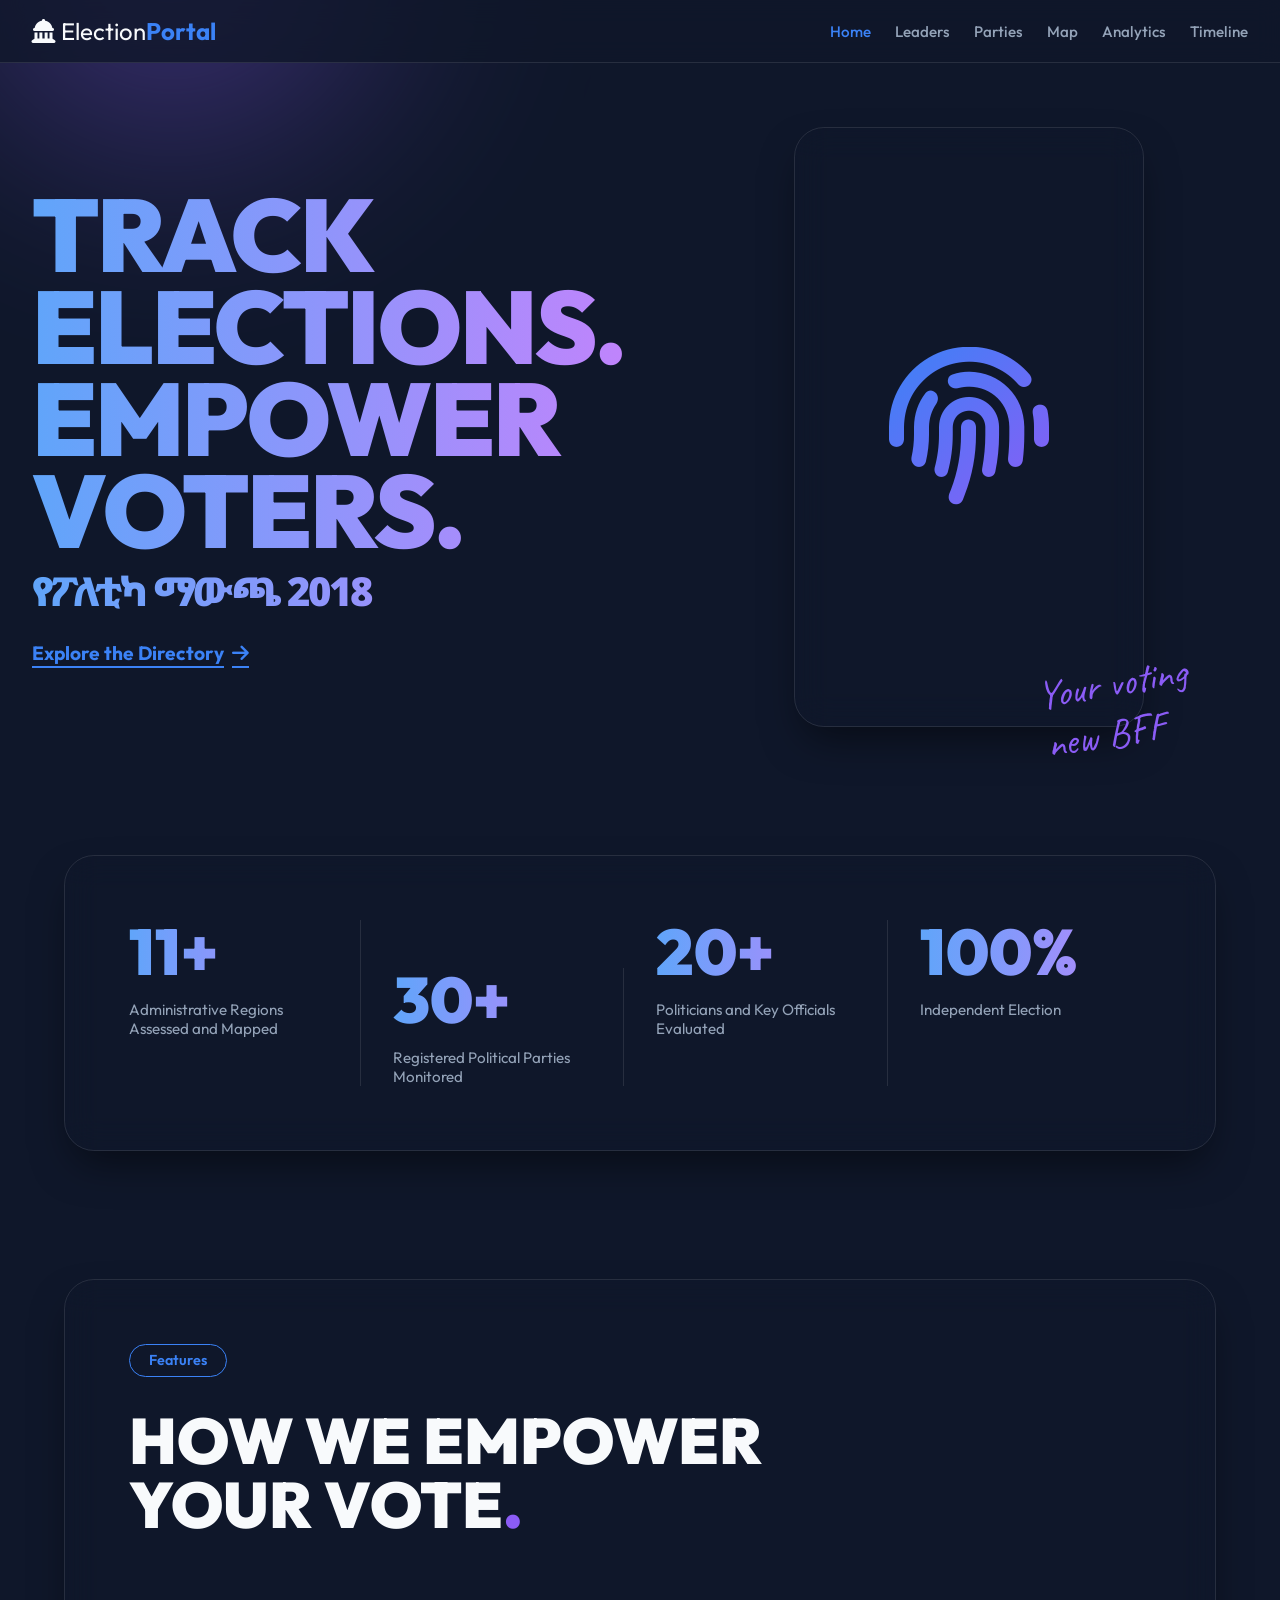
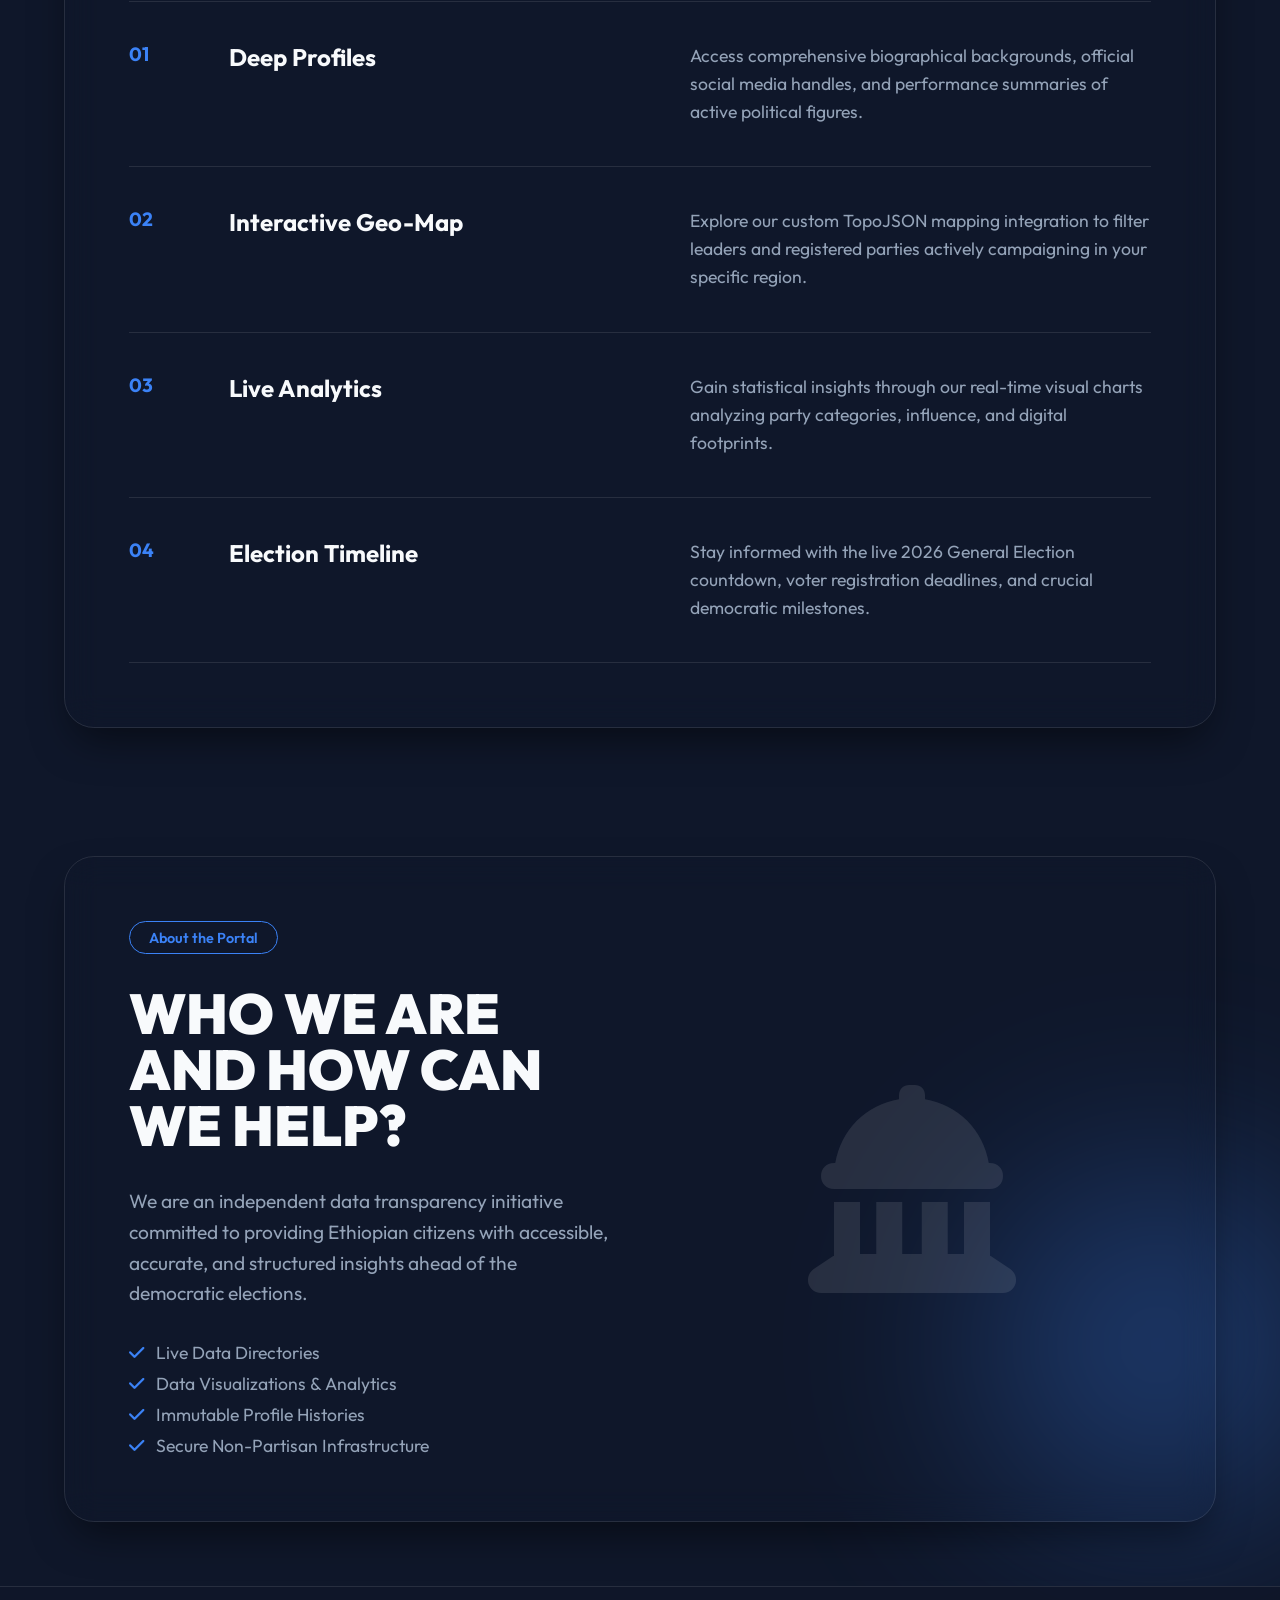
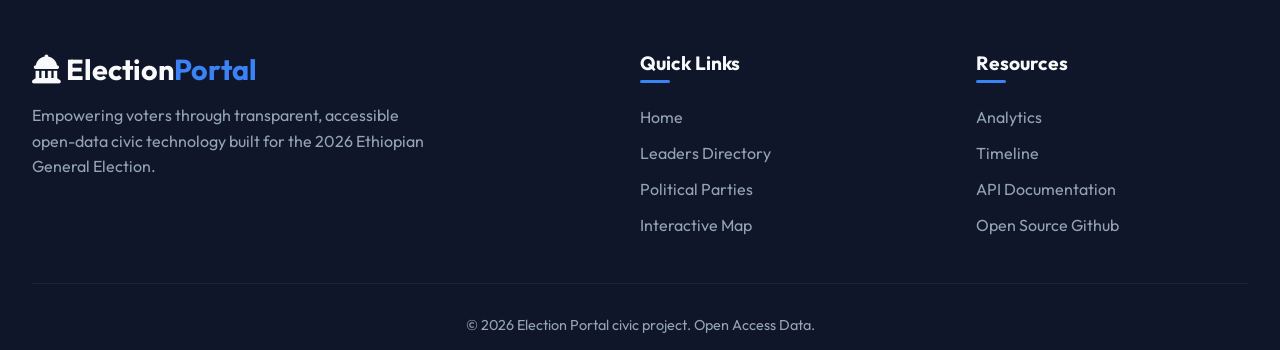
<file: index.html>
<!DOCTYPE html>
<html lang="en">

<head>
    <meta charset="UTF-8">
    <meta name="viewport" content="width=device-width, initial-scale=1.0">
    <title>Ethiopian Elections 2026 | Election Portal</title>
    <meta name="description" content="Comprehensive open-data portal tracking Ethiopian political leaders and parties.">
    <link rel="stylesheet" href="css/style.css">

    <!-- Google Fonts -->
    <link rel="preconnect" href="https://fonts.googleapis.com">
    <link rel="preconnect" href="https://fonts.gstatic.com" crossorigin>
    <link
        href="https://fonts.googleapis.com/css2?family=Caveat:wght@600&family=Outfit:wght@300;400;500;700;900&family=Noto+Sans+Ethiopic:wght@400;700;900&display=swap"
        rel="stylesheet">
    <link rel="stylesheet" href="https://cdnjs.cloudflare.com/ajax/libs/font-awesome/6.4.0/css/all.min.css">

    <style>
        .intro-hero {
            padding: 4rem 2rem;
            display: grid;
            grid-template-columns: 1fr 1fr;
            gap: 4rem;
            position: relative;
            z-index: 10;
            max-width: 1400px;
            margin: 0 auto;
        }

        .hero-left {
            display: flex;
            flex-direction: column;
            justify-content: center;
        }

        .hero-title {
            font-size: clamp(3.5rem, 8vw, 6.5rem);
            font-weight: 900;
            text-transform: uppercase;
            line-height: 0.9;
            letter-spacing: -2px;
            margin-bottom: 2rem;
            background: linear-gradient(to right, #60a5fa, #c084fc);
            -webkit-background-clip: text;
            -webkit-text-fill-color: transparent;
        }

        .amharic-sub {
            font-family: 'Noto Sans Ethiopic', sans-serif;
            font-size: 2.5rem;
            font-weight: 900;
            margin-top: 1rem;
            display: block;
            color: var(--text-main);
        }

        .hero-link {
            font-weight: 700;
            font-size: 1.2rem;
            text-decoration: underline;
            text-underline-offset: 6px;
            text-decoration-thickness: 2px;
            display: inline-flex;
            align-items: center;
            gap: 0.5rem;
            color: var(--accent-1);
        }

        .hero-link:hover {
            color: var(--accent-2);
        }

        .hero-right {
            display: flex;
            justify-content: center;
            align-items: flex-start;
            gap: 3rem;
            position: relative;
        }

        .hero-image-wrapper {
            background: transparent;
            border: 1px solid var(--card-border);
            width: 350px;
            height: 600px;
            position: relative;
            display: flex;
            align-items: center;
            justify-content: center;
            border-radius: 30px;
            backdrop-filter: blur(16px);
            box-shadow: 0 20px 40px -10px rgba(0, 0, 0, 0.5);
        }

        .hero-image-wrapper i {
            font-size: 10rem;
            background: linear-gradient(135deg, var(--accent-1), var(--accent-2));
            -webkit-background-clip: text;
            -webkit-text-fill-color: transparent;
        }

        .handwriting {
            font-family: 'Caveat', cursive;
            color: var(--accent-2);
            font-size: 2.5rem;
            position: absolute;
            bottom: -2rem;
            right: -3rem;
            transform: rotate(-10deg);
            white-space: nowrap;
            z-index: 10;
        }

        .hero-nav {
            list-style: none;
            display: flex;
            flex-direction: column;
            gap: 1.5rem;
            font-weight: 500;
            font-size: 1.2rem;
            margin-top: 2rem;
        }

        .hero-nav a {
            color: var(--text-muted);
            transition: color 0.3s ease;
        }

        .hero-nav a:hover {
            color: var(--accent-1);
        }

        .glass-panel {
            background: transparent;
            border: 1px solid var(--card-border);
            border-radius: 30px;
            backdrop-filter: blur(16px);
            padding: 4rem;
            margin: 4rem auto;
            max-width: 1400px;
            width: 90%;
            box-shadow: 0 20px 40px -10px rgba(0, 0, 0, 0.5);
            position: relative;
            z-index: 10;
        }

        /* --- STATS SECTION --- */
        .stats-grid {
            display: grid;
            grid-template-columns: repeat(4, 1fr);
            gap: 2rem;
        }

        .stat-box {
            display: flex;
            flex-direction: column;
            border-right: 1px solid rgba(255, 255, 255, 0.1);
            padding-right: 2rem;
        }

        .stat-box:last-child {
            border-right: none;
            padding-right: 0;
        }

        .stat-number {
            font-size: 4rem;
            font-weight: 900;
            line-height: 1;
            margin-bottom: 1rem;
            background: linear-gradient(to right, #60a5fa, #c084fc);
            -webkit-background-clip: text;
            -webkit-text-fill-color: transparent;
        }

        .stat-label {
            font-size: 0.95rem;
            color: var(--text-muted);
        }

        /* Offset the second stat slightly */
        .stat-box:nth-child(2) {
            margin-top: 3rem;
        }

        /* --- PROCESS SECTION --- */
        .pill-badge {
            border: 1px solid var(--accent-1);
            color: var(--accent-1);
            background: transparent;
            padding: 0.4rem 1.2rem;
            border-radius: 50px;
            font-size: 0.9rem;
            font-weight: 600;
            display: inline-block;
            margin-bottom: 2rem;
        }

        .section-title {
            font-size: 4rem;
            font-weight: 900;
            text-transform: uppercase;
            line-height: 1;
            margin-bottom: 4rem;
        }

        .section-title span {
            color: var(--accent-2);
        }

        .process-list {
            border-top: 1px solid rgba(255, 255, 255, 0.1);
        }

        .process-item {
            display: grid;
            grid-template-columns: 100px 1fr 1fr;
            padding: 2.5rem 0;
            border-bottom: 1px solid rgba(255, 255, 255, 0.1);
            align-items: start;
        }

        .process-num {
            font-weight: 700;
            font-size: 1.2rem;
            color: var(--accent-1);
        }

        .process-name {
            font-weight: 700;
            font-size: 1.5rem;
            color: var(--text-main);
        }

        .process-desc {
            font-size: 1.1rem;
            color: var(--text-muted);
            line-height: 1.6;
        }

        /* --- DARK ABOUT SECTION --- */
        .about-section {
            background: transparent;
            display: grid;
            grid-template-columns: 1fr 1fr;
            gap: 4rem;
            align-items: center;
        }

        .about-title {
            font-size: 3.5rem;
            font-weight: 900;
            line-height: 1;
            margin-bottom: 2rem;
        }

        .about-desc {
            font-size: 1.2rem;
            color: var(--text-muted);
            margin-bottom: 2rem;
            line-height: 1.6;
        }

        /* --- CIRCLE BUTTONS --- */
        .bottom-circles {
            display: flex;
            justify-content: center;
            align-items: center;
            padding: 4rem 0;
            position: relative;
            z-index: 10;
        }

        .circle-dark {
            width: 250px;
            height: 250px;
            background: rgba(15, 23, 42, 0.8);
            border: 1px solid rgba(255, 255, 255, 0.1);
            backdrop-filter: blur(10px);
            border-radius: 50%;
            display: flex;
            align-items: center;
            justify-content: center;
            text-align: center;
            font-family: 'Caveat', cursive;
            font-size: 3rem;
            color: var(--accent-1);
            transform: translateX(20px);
            z-index: 2;
        }

        .circle-light {
            width: 200px;
            height: 200px;
            background: transparent;
            border: 2px solid var(--accent-2);
            border-radius: 50%;
            display: flex;
            align-items: center;
            justify-content: center;
            font-weight: 700;
            font-size: 1.1rem;
            text-transform: uppercase;
            transform: translateX(-20px);
            text-decoration: underline;
            text-underline-offset: 4px;
            color: var(--text-main);
            transition: all 0.3s ease;
        }

        .circle-light:hover {
            background: rgba(139, 92, 246, 0.2);
            cursor: pointer;
            color: #fff;
        }

        @media (max-width: 1024px) {
            .hero-title {
                font-size: 3rem;
            }

            .section-title,
            .about-title {
                font-size: 2.5rem;
            }

            .intro-hero,
            .about-section,
            .process-item {
                grid-template-columns: 1fr;
                gap: 2rem;
            }

            .stats-grid {
                grid-template-columns: 1fr 1fr;
                gap: 2rem;
            }

            .stat-box {
                border: none;
                padding: 0;
            }

            .stat-box:nth-child(2) {
                margin-top: 0;
            }

            .hero-right {
                justify-content: flex-start;
                flex-direction: column;
                gap: 1rem;
            }

            .glass-panel {
                padding: 2rem;
                margin: 2rem auto;
            }

            .process-item {
                gap: 1rem;
            }

            .bottom-circles {
                flex-direction: column;
                gap: 1rem;
                transform: none;
                padding-bottom: 5rem;
            }

            .circle-dark,
            .circle-light {
                transform: none;
                border-radius: 20px;
                width: 100%;
                height: 100px;
            }
        }
    </style>
</head>

<body>

    <nav class="top-nav">
        <div class="nav-container">
            <a href="index.html" class="nav-logo"><i class="fa-solid fa-landmark-dome"></i> Election<b>Portal</b></a>
            <ul class="nav-links">
                <li><a href="index.html" class="active">Home</a></li>
                <li><a href="html/ethiopia.html">Leaders</a></li>
                <li><a href="html/parties.html">Parties</a></li>
                <li><a href="html/map.html">Map</a></li>
                <li><a href="html/analytics.html">Analytics</a></li>
                <li><a href="html/timeline.html">Timeline</a></li>
            </ul>
        </div>
    </nav>

    <div class="background-blob blob-1"></div>
    <div class="background-blob blob-2"></div>

    <section class="intro-hero">
        <div class="hero-left">
            <h1 class="hero-title">
                TRACK ELECTIONS.<br>EMPOWER VOTERS.
                <span class="amharic-sub">የፖለቲካ ማውጫ 2018</span>
            </h1>
            <a href="html/ethiopia.html" class="hero-link">Explore the Directory <i
                    class="fa-solid fa-arrow-right"></i></a>
        </div>
        <div class="hero-right">
            <div class="hero-image-wrapper">
                <i class="fa-solid fa-fingerprint"></i>
                <div class="handwriting">Your voting<br>new BFF</div>
            </div>

        </div>
    </section>

    <!-- STATS SECTION -->
    <section class="glass-panel">
        <div class="stats-grid">
            <div class="stat-box">
                <div class="stat-number">11+</div>
                <div class="stat-label">Administrative Regions Assessed and Mapped</div>
            </div>
            <div class="stat-box">
                <div class="stat-number">30+</div>
                <div class="stat-label">Registered Political Parties Monitored</div>
            </div>
            <div class="stat-box">
                <div class="stat-number">20+</div>
                <div class="stat-label">Politicians and Key Officials Evaluated</div>
            </div>
            <div class="stat-box">
                <div class="stat-number">100%</div>
                <div class="stat-label">Independent Election</div>
            </div>
        </div>
    </section>

    <!-- PROCESS SECTION -->
    <section class="glass-panel">
        <div class="pill-badge">Features</div>
        <h2 class="section-title">HOW WE EMPOWER<br>YOUR VOTE<span>.</span></h2>

        <div class="process-list">
            <div class="process-item">
                <div class="process-num">01</div>
                <div class="process-name">Deep Profiles</div>
                <div class="process-desc">Access comprehensive biographical backgrounds, official social media handles,
                    and performance summaries of active political figures.</div>
            </div>
            <div class="process-item">
                <div class="process-num">02</div>
                <div class="process-name">Interactive Geo-Map</div>
                <div class="process-desc">Explore our custom TopoJSON mapping integration to filter leaders and
                    registered parties actively campaigning in your specific region.</div>
            </div>
            <div class="process-item">
                <div class="process-num">03</div>
                <div class="process-name">Live Analytics</div>
                <div class="process-desc">Gain statistical insights through our real-time visual charts analyzing party
                    categories, influence, and digital footprints.</div>
            </div>
            <div class="process-item">
                <div class="process-num">04</div>
                <div class="process-name">Election Timeline</div>
                <div class="process-desc">Stay informed with the live 2026 General Election countdown, voter
                    registration deadlines, and crucial democratic milestones.</div>
            </div>
        </div>
    </section>

    <!-- ABOUT SECTION -->
    <section class="glass-panel about-section">
        <div>
            <div class="pill-badge">About the Portal</div>
            <h2 class="about-title">WHO WE ARE AND HOW CAN WE HELP?</h2>
            <p class="about-desc">We are an independent data transparency initiative committed to providing Ethiopian
                citizens with accessible, accurate, and structured insights ahead of the democratic elections.</p>
            <ul
                style="list-style: none; display:flex; flex-direction:column; gap:0.5rem; font-size:1.1rem; color:var(--text-muted);">
                <li><i class="fa-solid fa-check" style="color:var(--accent-1); margin-right: 0.5rem;"></i> Live Data
                    Directories</li>
                <li><i class="fa-solid fa-check" style="color:var(--accent-1); margin-right: 0.5rem;"></i> Data
                    Visualizations & Analytics</li>
                <li><i class="fa-solid fa-check" style="color:var(--accent-1); margin-right: 0.5rem;"></i> Immutable
                    Profile Histories</li>
                <li><i class="fa-solid fa-check" style="color:var(--accent-1); margin-right: 0.5rem;"></i> Secure
                    Non-Partisan Infrastructure</li>
            </ul>
        </div>
        <div style="text-align:center;">
            <i class="fa-solid fa-landmark-dome" style="font-size: 13rem; color: var(--card-border);"></i>
        </div>
    </section>


    <footer class="pro-footer">
        <div class="footer-container">
            <div class="footer-brand">
                <h3><i class="fa-solid fa-landmark-dome"></i> Election<b>Portal</b></h3>
                <p>Empowering voters through transparent, accessible open-data civic technology built for the 2026
                    Ethiopian General Election.</p>
            </div>
            <div class="footer-links">
                <h4>Quick Links</h4>
                <ul>
                    <li><a href="../index.html">Home</a></li>
                    <li><a href="ethiopia.html">Leaders Directory</a></li>
                    <li><a href="parties.html">Political Parties</a></li>
                    <li><a href="map.html">Interactive Map</a></li>
                </ul>
            </div>
            <div class="footer-links">
                <h4>Resources</h4>
                <ul>
                    <li><a href="analytics.html">Analytics</a></li>
                    <li><a href="timeline.html">Timeline</a></li>
                    <li><a href="#">API Documentation</a></li>
                    <li><a href="https://github.com/Abel-Berhane-web/governers" target="_blank">Open Source Github</a>
                    </li>
                </ul>
            </div>
        </div>
        <div class="footer-bottom">
            <p>&copy; 2026 Election Portal civic project. Open Access Data.</p>
        </div>
    </footer>

</body>

</html>
</file>
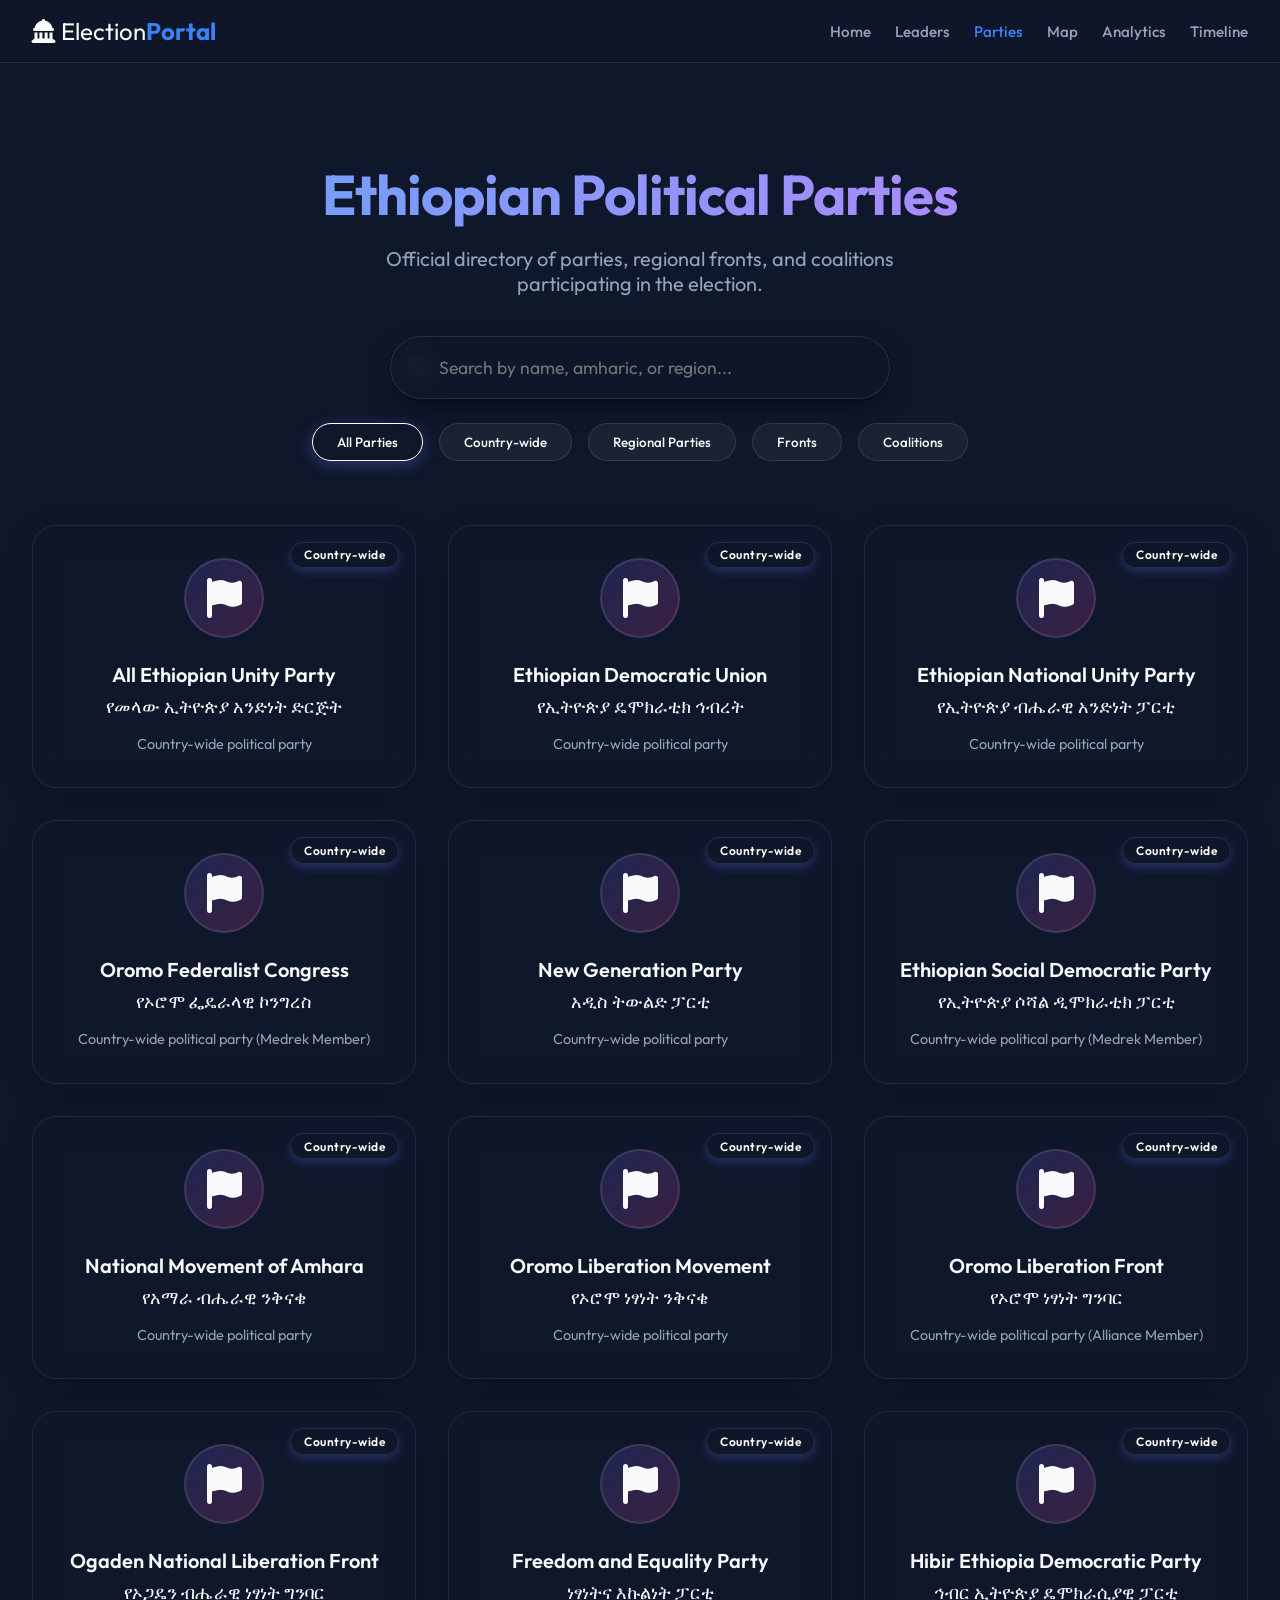
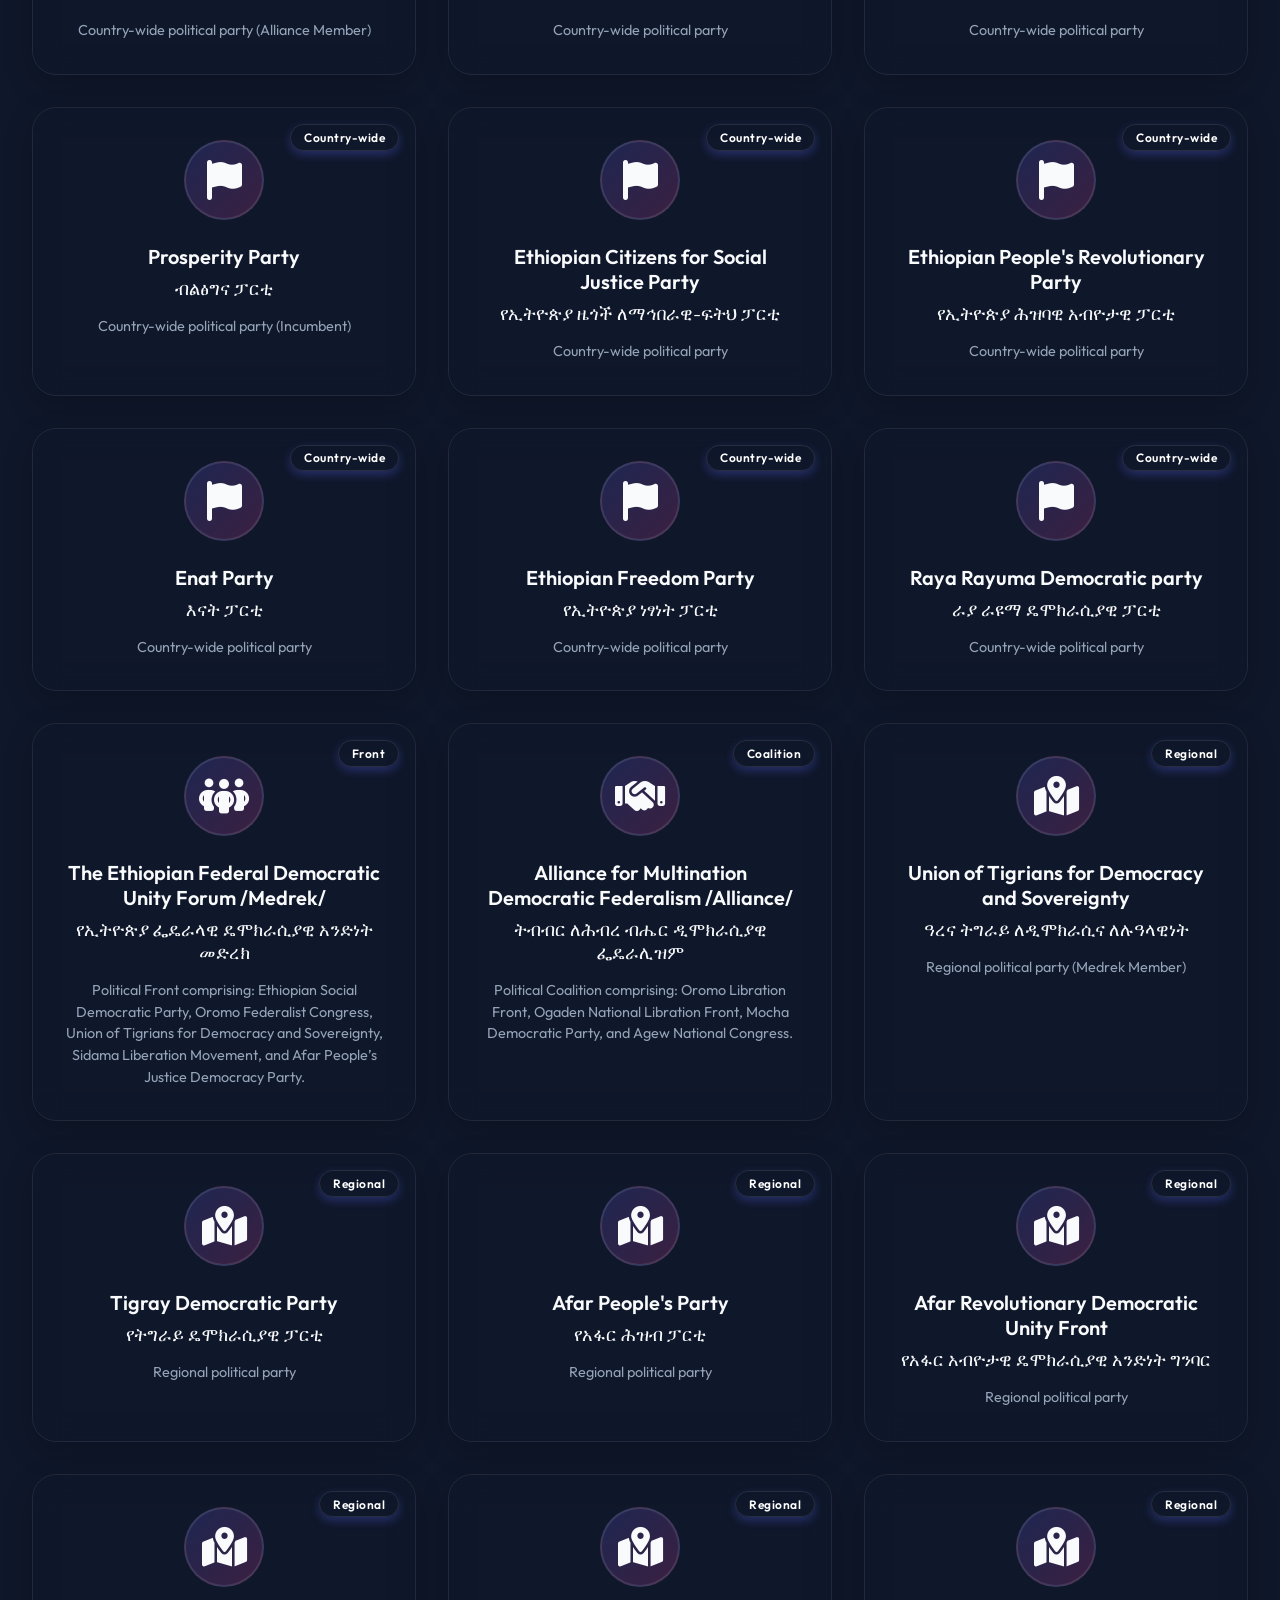
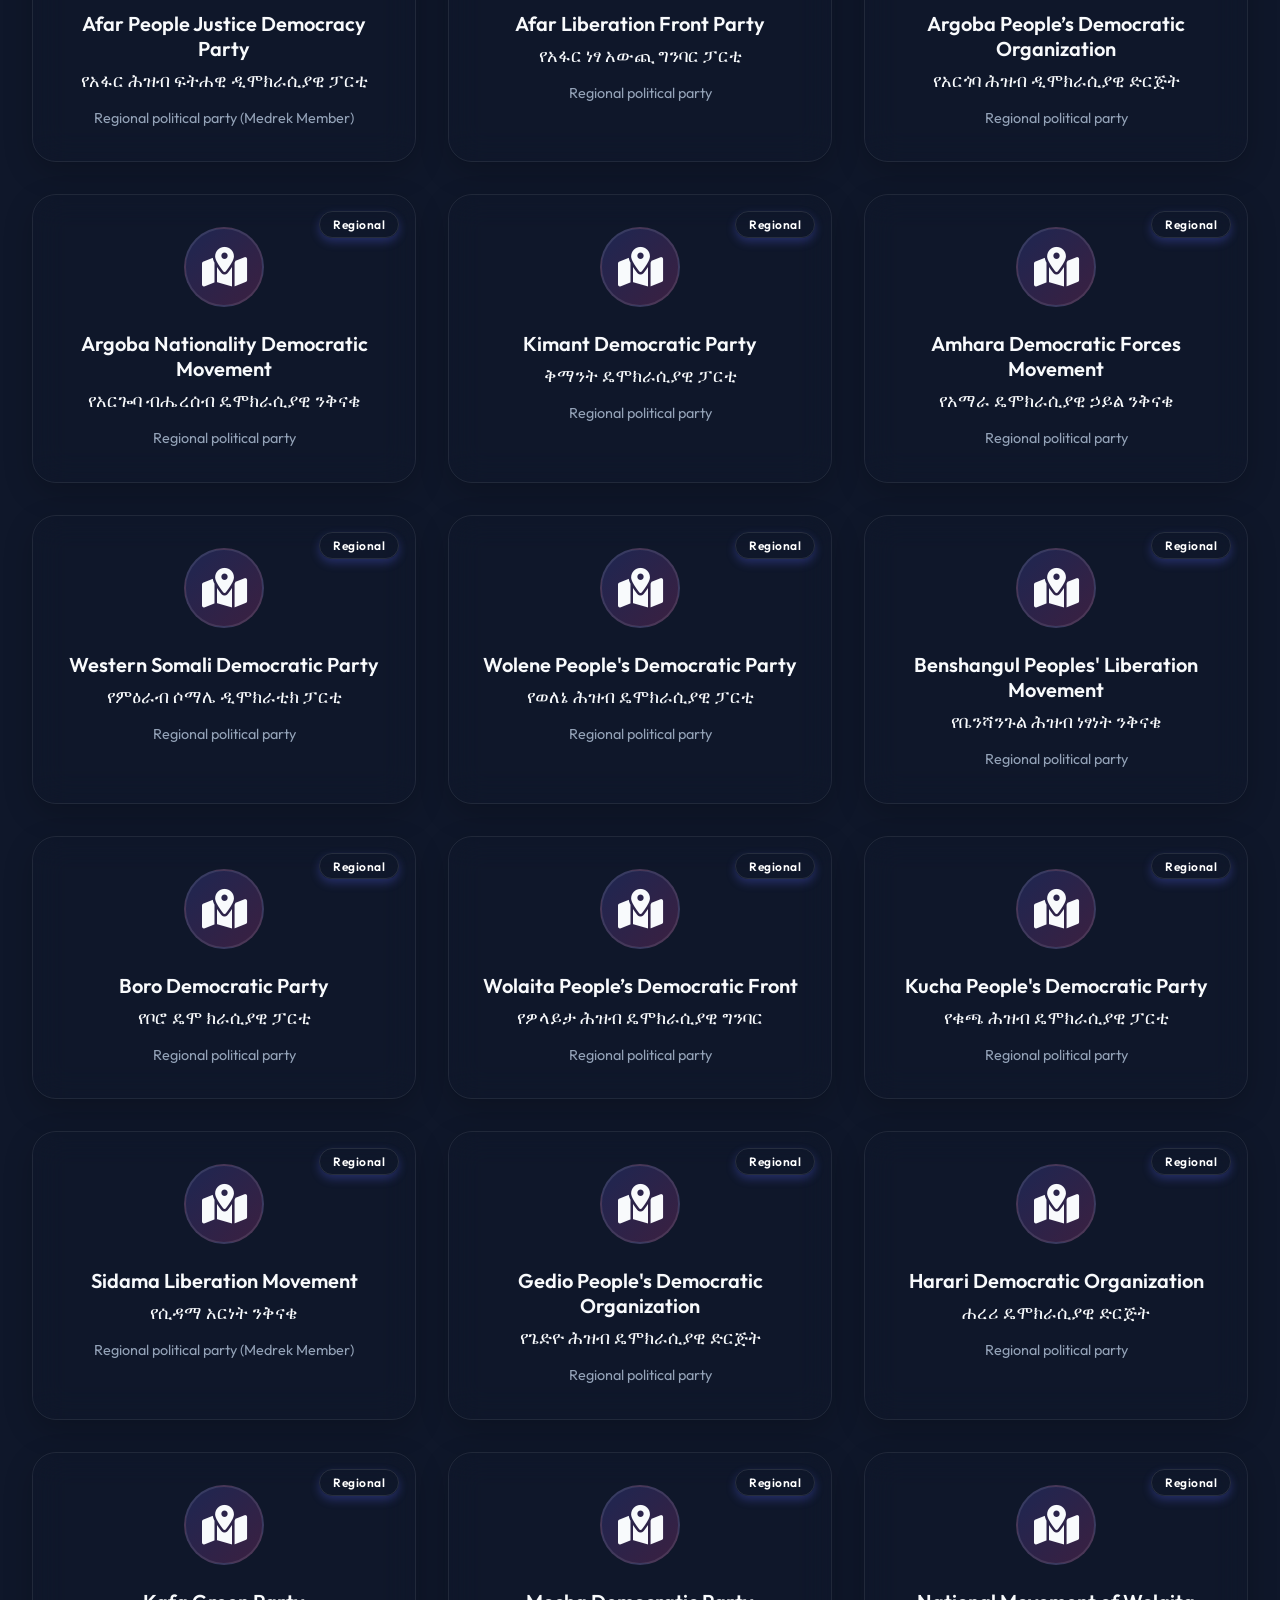
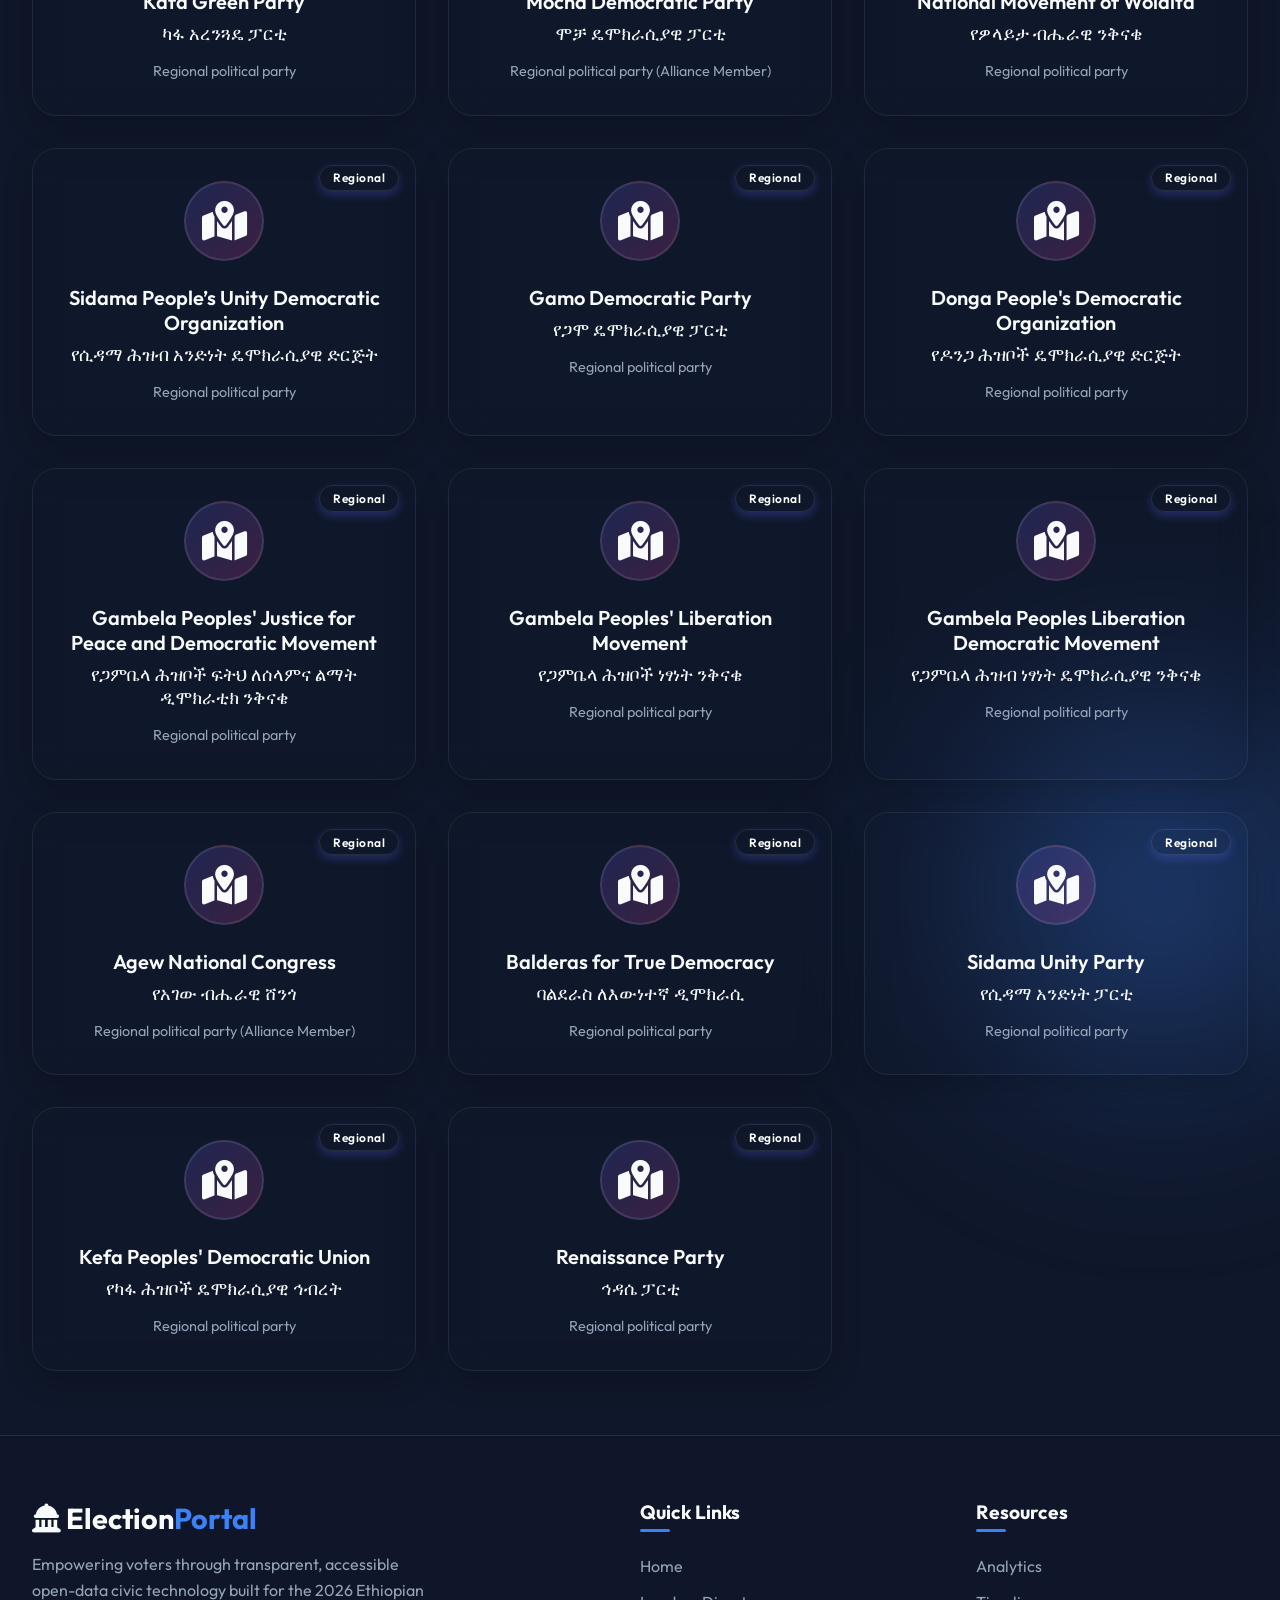
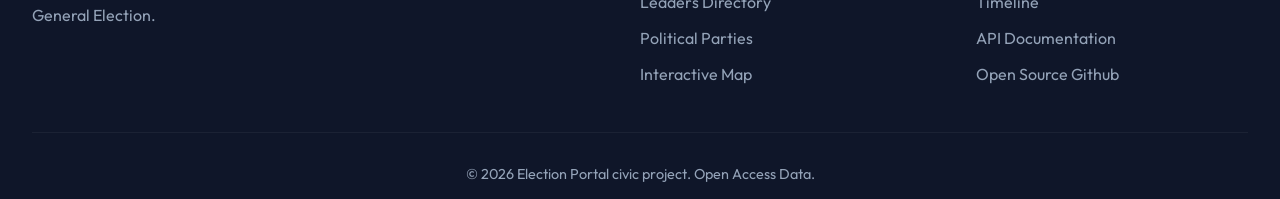
<file: html/parties.html>
<!DOCTYPE html>
<html lang="en">

<head>
    <meta charset="UTF-8">
    <meta name="viewport" content="width=device-width, initial-scale=1.0">
    <title>Ethiopian Political Parties | Directory</title>
    <meta name="description" content="List of active political parties participating in the Ethiopian election.">
    <link rel="stylesheet" href="../css/style.css">
    <!-- Google Fonts for modern typography -->
    <link rel="preconnect" href="https://fonts.googleapis.com">
    <link rel="preconnect" href="https://fonts.gstatic.com" crossorigin>
    <link href="https://fonts.googleapis.com/css2?family=Outfit:wght@300;400;500;600;700&display=swap" rel="stylesheet">
    <!-- FontAwesome for Icons -->
    <link rel="stylesheet" href="https://cdnjs.cloudflare.com/ajax/libs/font-awesome/6.4.0/css/all.min.css">
    <style>
        .party-card {
            background: transparent;
            backdrop-filter: blur(16px);
            -webkit-backdrop-filter: blur(16px);
            border: 1px solid rgba(255, 255, 255, 0.08);
            border-radius: 1.5rem;
            padding: 2rem;
            display: flex;
            flex-direction: column;
            align-items: center;
            text-align: center;
            transition: all 0.4s cubic-bezier(0.175, 0.885, 0.32, 1.275);
            position: relative;
            z-index: 1;
            overflow: hidden;
            box-shadow: 0 10px 30px rgba(0, 0, 0, 0.2);
        }

        .party-card:hover {
            transform: translateY(-10px) scale(1.02);
            box-shadow: 0 20px 40px rgba(0, 0, 0, 0.3);
            border-color: rgba(255, 255, 255, 0.2);
            background: transparent;
        }

        .party-icon-wrapper {
            width: 80px;
            height: 80px;
            border-radius: 50%;
            background: linear-gradient(135deg, rgba(88, 101, 242, 0.2), rgba(235, 69, 158, 0.2));
            border: 2px solid rgba(255, 255, 255, 0.1);
            display: flex;
            justify-content: center;
            align-items: center;
            margin-bottom: 1.5rem;
            font-size: 2.5rem;
            color: var(--text-primary);
        }

        .type-badge {
            position: absolute;
            top: 1rem;
            right: 1rem;
            background: linear-gradient(135deg, var(--primary-light), var(--primary-color));
            color: white;
            padding: 0.3rem 0.8rem;
            border: 1px solid var(--card-border);
            border-radius: 20px;
            font-size: 0.75rem;
            font-weight: 600;
            letter-spacing: 0.5px;
            box-shadow: 0 4px 10px rgba(88, 101, 242, 0.3);
        }

        .party-name {
            font-size: 1.25rem;
            font-weight: 600;
            color: var(--text-primary);
            margin-bottom: 0.5rem;
        }

        .party-amharic {
            font-size: 1.1rem;
            color: var(--text-secondary);
            margin-bottom: 1rem;
            font-weight: 300;
        }

        .party-desc {
            font-size: 0.9rem;
            color: var(--text-muted);
            line-height: 1.5;
            flex-grow: 1;
        }

        .filter-container {
            display: flex;
            justify-content: center;
            gap: 1rem;
            margin-top: 1.5rem;
            flex-wrap: wrap;
        }

        .filter-btn {
            background: rgba(255, 255, 255, 0.05);
            border: 1px solid rgba(255, 255, 255, 0.1);
            color: var(--text-secondary);
            padding: 0.6rem 1.5rem;
            border-radius: 20px;
            cursor: pointer;
            font-family: 'Outfit', sans-serif;
            font-weight: 500;
            transition: all 0.3s ease;
        }

        .filter-btn:hover {
            background: rgba(255, 255, 255, 0.1);
            color: var(--text-primary);
        }

        .filter-btn.active {
            background: var(--primary-color);
            color: white;
            border-color: var(--primary-color);
            box-shadow: 0 4px 15px rgba(88, 101, 242, 0.4);
        }
    </style>
</head>

<body>
    <nav class="top-nav">
        <div class="nav-container">
            <a href="../index.html" class="nav-logo"><i class="fa-solid fa-landmark-dome"></i> Election<b>Portal</b></a>
            <div class="nav-right">
                <ul class="nav-links">
                    <li><a href="../index.html">Home</a></li>
                    <li><a href="ethiopia.html">Leaders</a></li>
                    <li><a href="parties.html" class="active">Parties</a></li>
                    <li><a href="map.html">Map</a></li>
                    <li><a href="analytics.html">Analytics</a></li>
                    <li><a href="timeline.html">Timeline</a></li>
                </ul>
            </div>
        </div>
    </nav>

    <div class="background-blob blob-1"></div>
    <div class="background-blob blob-2"></div>

    <header class="hero">
        <div class="hero-content">
            <h1>Ethiopian Political Parties</h1>
            <p>Official directory of parties, regional fronts, and coalitions participating in the election.</p>
            <div class="search-container">
                <i class="fa-solid fa-magnifying-glass search-icon"></i>
                <input type="text" id="searchInput" placeholder="Search by name, amharic, or region..."
                    autocomplete="off">
            </div>
            <div class="filter-container">
                <button class="filter-btn active" data-filter="All">All Parties</button>
                <button class="filter-btn" data-filter="Country-wide">Country-wide</button>
                <button class="filter-btn" data-filter="Regional">Regional Parties</button>
                <button class="filter-btn" data-filter="Front">Fronts</button>
                <button class="filter-btn" data-filter="Coalition">Coalitions</button>
            </div>
        </div>
    </header>

    <main class="container">
        <div class="grid" id="partiesGrid">
            <!-- Cards injected by parties_app.js -->
        </div>

        <div id="noResults" class="no-results hidden">
            <i class="fa-regular fa-face-frown-open"></i>
            <h3>No Parties Found</h3>
            <p>Try adjusting your search terms or filters.</p>
        </div>
    </main>


    <footer class="pro-footer">
        <div class="footer-container">
            <div class="footer-brand">
                <h3><i class="fa-solid fa-landmark-dome"></i> Election<b>Portal</b></h3>
                <p>Empowering voters through transparent, accessible open-data civic technology built for the 2026
                    Ethiopian General Election.</p>
            </div>
            <div class="footer-links">
                <h4>Quick Links</h4>
                <ul>
                    <li><a href="../index.html">Home</a></li>
                    <li><a href="ethiopia.html">Leaders Directory</a></li>
                    <li><a href="parties.html">Political Parties</a></li>
                    <li><a href="map.html">Interactive Map</a></li>
                </ul>
            </div>
            <div class="footer-links">
                <h4>Resources</h4>
                <ul>
                    <li><a href="analytics.html">Analytics</a></li>
                    <li><a href="timeline.html">Timeline</a></li>
                    <li><a href="#">API Documentation</a></li>
                    <li><a href="https://github.com/Abel-Berhane-web/governers" target="_blank">Open Source Github</a>
                    </li>
                </ul>
            </div>
        </div>
        <div class="footer-bottom">
            <p>&copy; 2026 Election Portal civic project. Open Access Data.</p>
        </div>
    </footer>
    <script src="../js/parties_data.js"></script>
    <script src="../js/parties_app.js"></script>
</body>

</html>
</file>
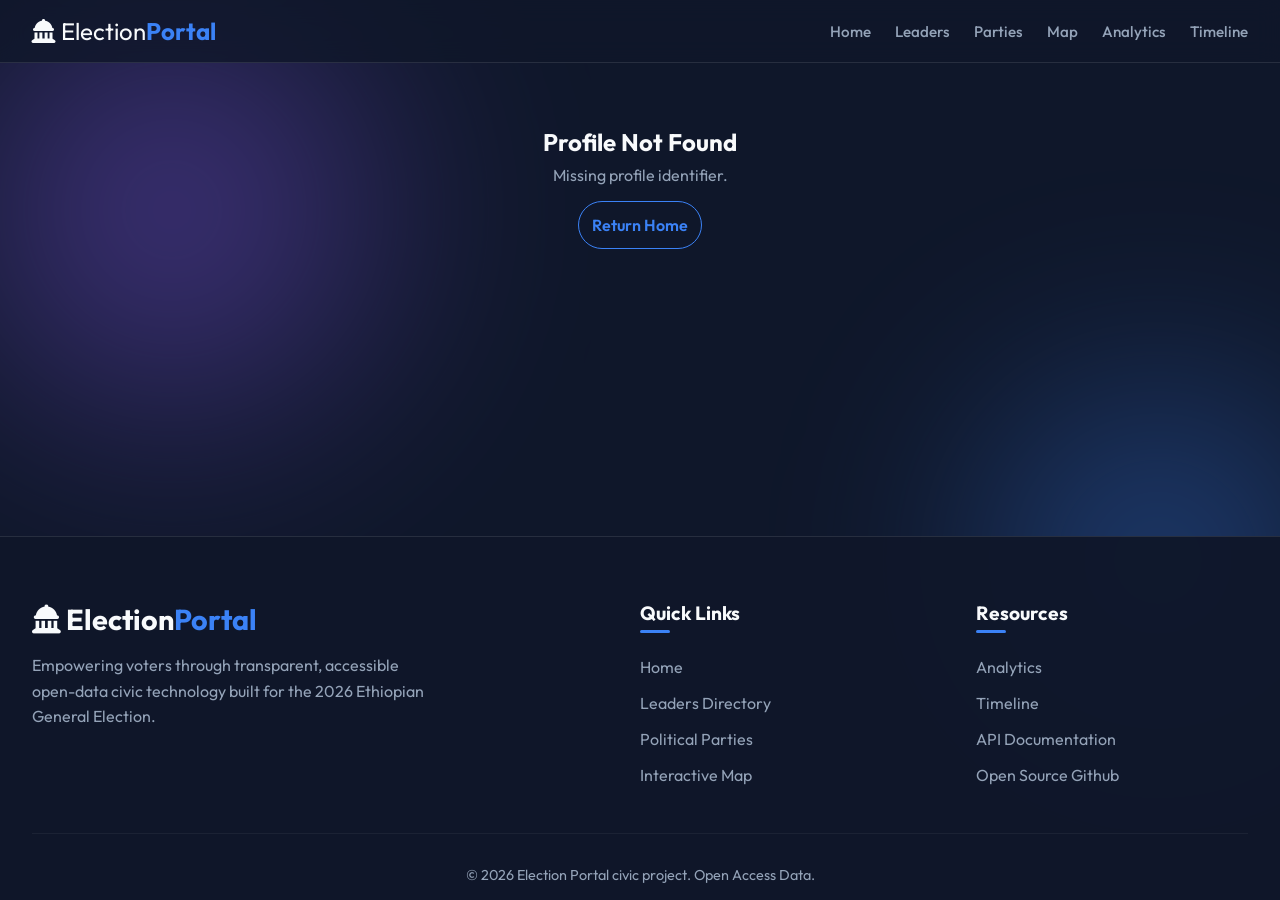
<file: html/profile.html>
<!DOCTYPE html>
<html lang="en">
<head>
    <meta charset="UTF-8">
    <meta name="viewport" content="width=device-width, initial-scale=1.0">
    <title>Profile View | Leaders Directory</title>
    <link rel="stylesheet" href="../css/style.css">
    <!-- Google Fonts for modern typography -->
    <link rel="preconnect" href="https://fonts.googleapis.com">
    <link rel="preconnect" href="https://fonts.gstatic.com" crossorigin>
    <link href="https://fonts.googleapis.com/css2?family=Outfit:wght@300;400;500;600;700&display=swap" rel="stylesheet">
    <!-- FontAwesome for Social Icons -->
    <link rel="stylesheet" href="https://cdnjs.cloudflare.com/ajax/libs/font-awesome/6.4.0/css/all.min.css">
    </head>
<body>
    <nav class="top-nav">
        <div class="nav-container">
            <a href="../index.html" class="nav-logo"><i class="fa-solid fa-landmark-dome"></i> Election<b>Portal</b></a>
            <div class="nav-right">
            <ul class="nav-links">
                <li><a href="../index.html">Home</a></li>
                <li><a href="ethiopia.html">Leaders</a></li>
                <li><a href="parties.html">Parties</a></li>
                <li><a href="map.html">Map</a></li>
                <li><a href="analytics.html">Analytics</a></li>
                <li><a href="timeline.html">Timeline</a></li>
            </ul>
                    </div>
        </div>
    </nav>

    <div class="background-blob blob-1"></div>
    <div class="background-blob blob-2"></div>
    
    <main class="container">
        <div id="loader" class="loader">
            <div class="spinner"></div>
            <p>Loading Profile Data...</p>
        </div>
        <div id="profileContainer"></div>
    </main>

    
    <footer class="pro-footer">
        <div class="footer-container">
            <div class="footer-brand">
                <h3><i class="fa-solid fa-landmark-dome"></i> Election<b>Portal</b></h3>
                <p>Empowering voters through transparent, accessible open-data civic technology built for the 2026 Ethiopian General Election.</p>
            </div>
            <div class="footer-links">
                <h4>Quick Links</h4>
                <ul>
                    <li><a href="../index.html">Home</a></li>
                    <li><a href="ethiopia.html">Leaders Directory</a></li>
                    <li><a href="parties.html">Political Parties</a></li>
                    <li><a href="map.html">Interactive Map</a></li>
                </ul>
            </div>
            <div class="footer-links">
                <h4>Resources</h4>
                <ul>
                    <li><a href="analytics.html">Analytics</a></li>
                    <li><a href="timeline.html">Timeline</a></li>
                    <li><a href="#">API Documentation</a></li>
                    <li><a href="https://github.com/Abel-Berhane-web/governers" target="_blank">Open Source Github</a></li>
                </ul>
            </div>
        </div>
        <div class="footer-bottom">
            <p>&copy; 2026 Election Portal civic project. Open Access Data.</p>
        </div>
    </footer>
        <script src="../js/profile.js"></script>
</body>
</html>
</file>
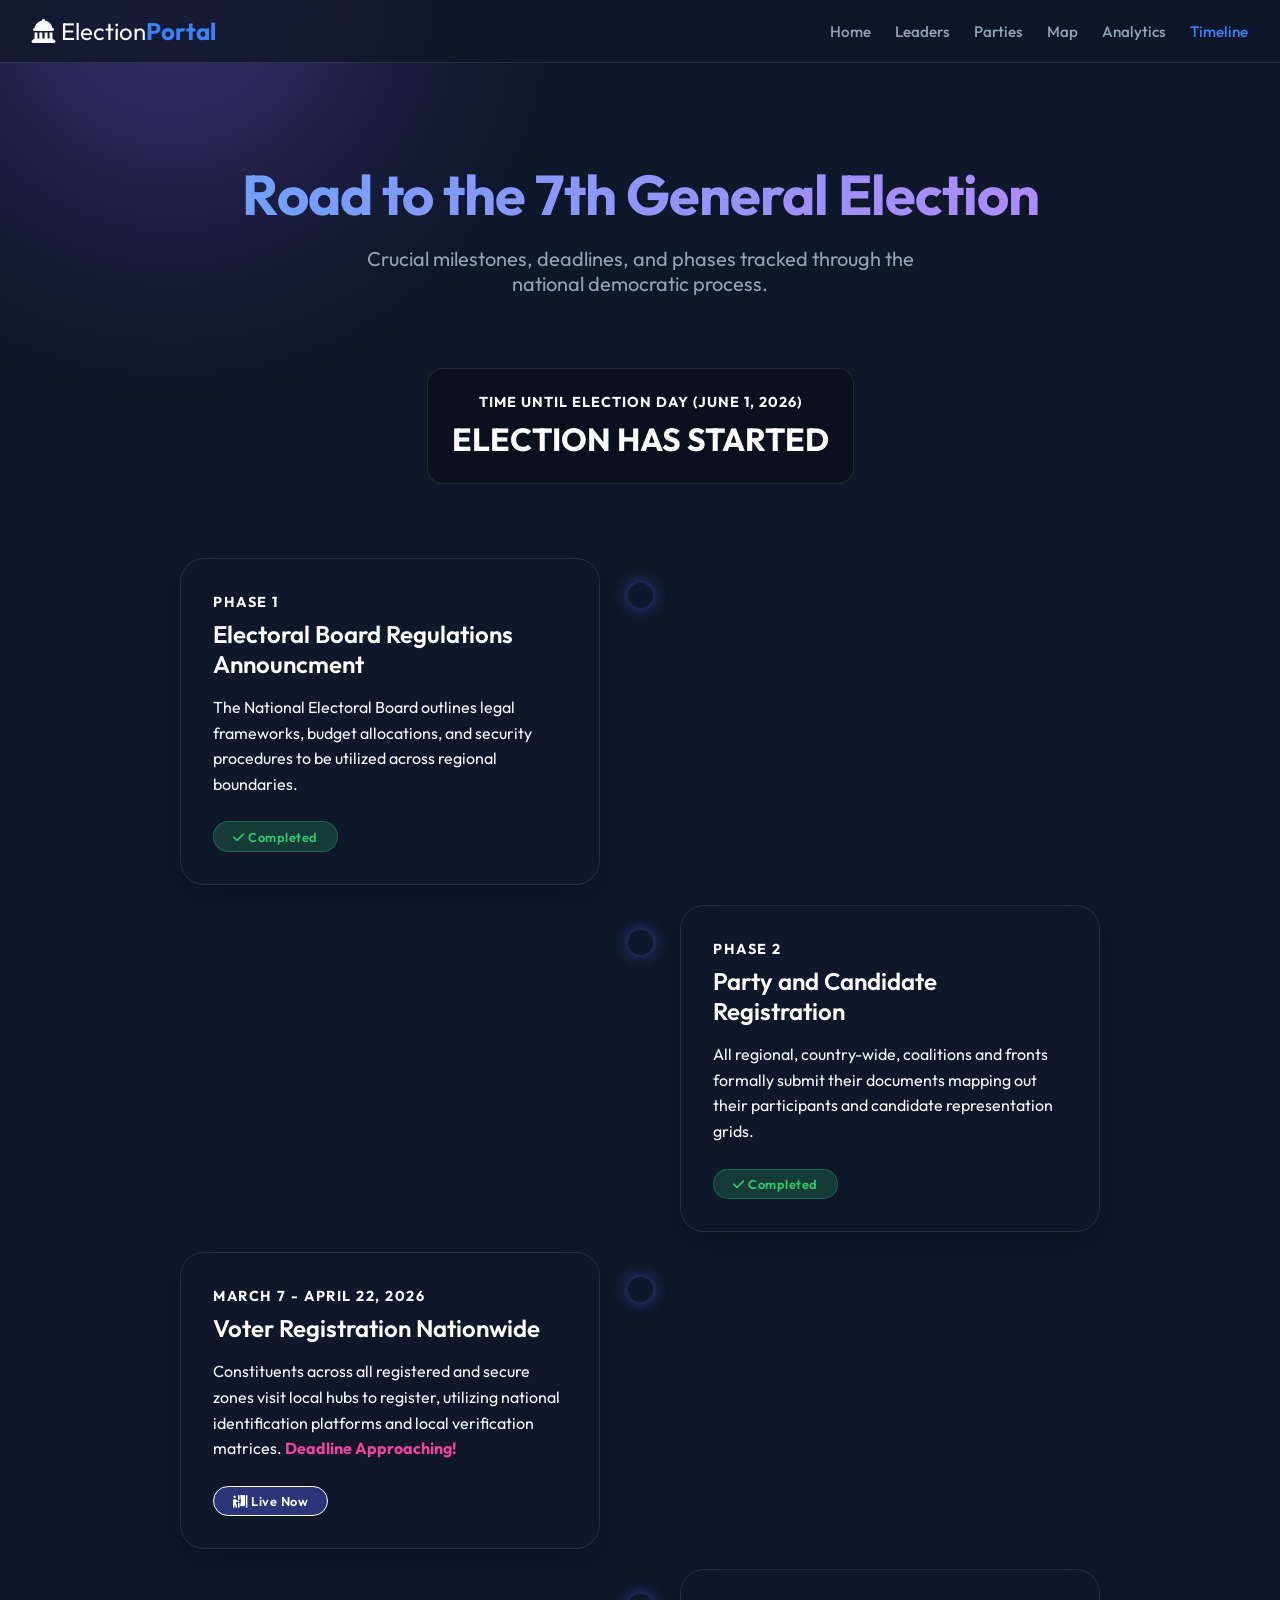
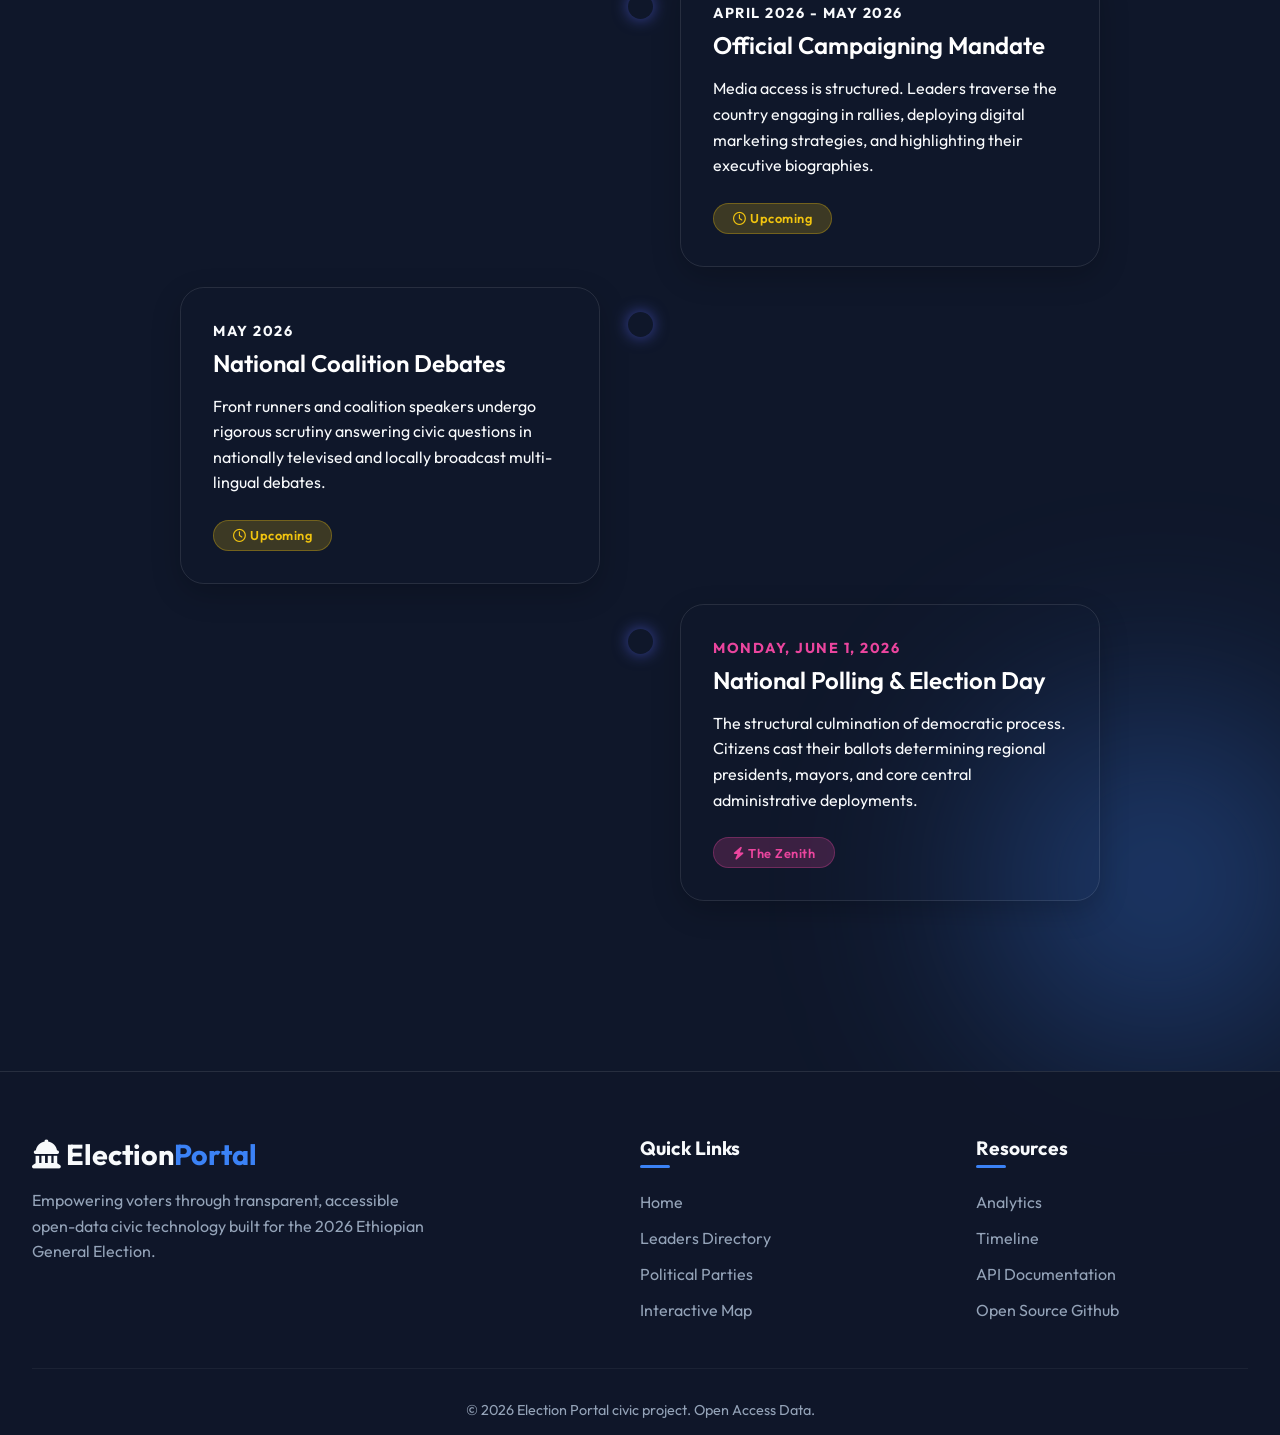
<file: html/timeline.html>
<!DOCTYPE html>
<html lang="en">

<head>
    <meta charset="UTF-8">
    <meta name="viewport" content="width=device-width, initial-scale=1.0">
    <title>Election Timeline</title>
    <meta name="description" content="Milestones and deadlines for the upcoming election.">
    <link rel="stylesheet" href="../css/style.css">
    <!-- Google Fonts -->
    <link rel="preconnect" href="https://fonts.googleapis.com">
    <link rel="preconnect" href="https://fonts.gstatic.com" crossorigin>
    <link href="https://fonts.googleapis.com/css2?family=Outfit:wght@300;400;500;600;700&display=swap" rel="stylesheet">
    <!-- FontAwesome -->
    <link rel="stylesheet" href="https://cdnjs.cloudflare.com/ajax/libs/font-awesome/6.4.0/css/all.min.css">

    <style>
        /* Timeline Specific Styles */
        .timeline-section {
            position: relative;
            max-width: 1000px;
            margin: 0 auto 4rem auto;
            padding: 2rem 0;
            z-index: 5;
        }

        .timeline-section::after {
            content: '';
            position: absolute;
            width: 4px;
            background: linear-gradient(to bottom, rgba(88, 101, 242, 0.1), var(--primary-color), rgba(235, 69, 158, 0.1));
            top: 0;
            bottom: 0;
            left: 50%;
            margin-left: -2px;
            border-radius: 4px;
        }

        .timeline-item {
            padding: 10px 40px;
            position: relative;
            background-color: inherit;
            width: 50%;
            box-sizing: border-box;
            opacity: 0;
            transform: translateY(30px);
            animation: fadeUp 0.6s forwards;
        }

        @keyframes fadeUp {
            to {
                opacity: 1;
                transform: translateY(0);
            }
        }

        .timeline-item:nth-child(1) {
            animation-delay: 0.1s;
        }

        .timeline-item:nth-child(2) {
            animation-delay: 0.3s;
        }

        .timeline-item:nth-child(3) {
            animation-delay: 0.5s;
        }

        .timeline-item:nth-child(4) {
            animation-delay: 0.7s;
        }

        .timeline-item:nth-child(5) {
            animation-delay: 0.9s;
        }

        .timeline-item:nth-child(6) {
            animation-delay: 1.1s;
        }

        .timeline-item.left {
            left: 0;
        }

        .timeline-item.right {
            left: 50%;
        }

        /* The dots on the timeline */
        .timeline-item::after {
            content: '';
            position: absolute;
            width: 25px;
            height: 25px;
            right: -12.5px;
            background-color: var(--primary-color);
            border: 4px solid var(--background-dark);
            top: 35px;
            border-radius: 50%;
            z-index: 10;
            box-shadow: 0 0 15px rgba(88, 101, 242, 0.6);
            transition: all 0.3s ease;
        }

        .timeline-item.right::after {
            left: -12.5px;
        }

        .timeline-item:hover::after {
            transform: scale(1.3);
            background-color: #eb459e;
        }

        .timeline-content {
            padding: 2rem;
            background: transparent;
            backdrop-filter: blur(16px);
            -webkit-backdrop-filter: blur(16px);
            border: 1px solid rgba(255, 255, 255, 0.1);
            position: relative;
            border-radius: 1.5rem;
            box-shadow: 0 10px 30px rgba(0, 0, 0, 0.2);
            transition: transform 0.3s ease, border-color 0.3s ease;
        }

        .timeline-item:hover .timeline-content {
            transform: translateY(-5px);
            border-color: rgba(255, 255, 255, 0.25);
        }

        .timeline-date {
            font-size: 0.9rem;
            font-weight: 700;
            color: var(--primary-light);
            text-transform: uppercase;
            letter-spacing: 1.5px;
            margin-bottom: 0.5rem;
            display: inline-block;
        }

        .timeline-title {
            font-size: 1.5rem;
            font-weight: 600;
            color: white;
            margin-bottom: 1rem;
        }

        .timeline-desc {
            font-size: 1rem;
            color: var(--text-secondary);
            line-height: 1.6;
        }

        .timeline-status {
            margin-top: 1.5rem;
            display: inline-block;
            padding: 0.4rem 1.2rem;
            border-radius: 20px;
            font-size: 0.8rem;
            font-weight: 600;
            letter-spacing: 0.5px;
        }

        .status-completed {
            background-color: rgba(46, 204, 113, 0.2);
            color: #2ecc71;
            border: 1px solid rgba(46, 204, 113, 0.3);
        }

        .status-upcoming {
            background-color: rgba(241, 196, 15, 0.2);
            color: #f1c40f;
            border: 1px solid rgba(241, 196, 15, 0.3);
        }

        .status-critical {
            background-color: rgba(235, 69, 158, 0.2);
            color: #eb459e;
            border: 1px solid rgba(235, 69, 158, 0.3);
        }

        /* Responsive */
        @media screen and (max-width: 768px) {
            .timeline-section::after {
                left: 31px;
            }

            .timeline-item {
                width: 100%;
                padding-left: 70px;
                padding-right: 25px;
            }

            .timeline-item.right {
                left: 0%;
            }

            .timeline-item.left::after,
            .timeline-item.right::after {
                left: 18.5px;
            }
        }
    </style>
</head>

<body>
    <nav class="top-nav">
        <div class="nav-container">
            <a href="../index.html" class="nav-logo"><i class="fa-solid fa-landmark-dome"></i> Election<b>Portal</b></a>
            <div class="nav-right">
                <ul class="nav-links">
                    <li><a href="../index.html">Home</a></li>
                    <li><a href="ethiopia.html">Leaders</a></li>
                    <li><a href="parties.html">Parties</a></li>
                    <li><a href="map.html">Map</a></li>
                    <li><a href="analytics.html">Analytics</a></li>
                    <li><a href="timeline.html" class="active">Timeline</a></li>
                </ul>
            </div>
        </div>
    </nav>

    <div class="background-blob blob-1"></div>
    <div class="background-blob blob-2"></div>

    <header class="hero" style="padding-bottom: 2rem;">
        <div class="hero-content">
            <h1>Road to the 7th General Election</h1>
            <p>Crucial milestones, deadlines, and phases tracked through the national democratic process.</p>

            <div id="countdown-container"
                style="margin-top: 2rem; background: rgba(0,0,0,0.3); padding: 1.5rem; border-radius: 1rem; border: 1px solid rgba(255,255,255,0.1); display: inline-block;">
                <h3
                    style="color: var(--primary-light); margin-bottom: 0.5rem; text-transform: uppercase; font-size: 0.9rem; letter-spacing: 1px;">
                    Time until Election Day (June 1, 2026)</h3>
                <div id="countdown-timer"
                    style="font-size: 2rem; font-weight: 700; color: white; display: flex; gap: 1rem; justify-content: center;">
                    <!-- JS Countdown injected here -->
                </div>
            </div>
        </div>
    </header>

    <main class="container">

        <div class="timeline-section">

            <div class="timeline-item left">
                <div class="timeline-content">
                    <span class="timeline-date">Phase 1</span>
                    <h2 class="timeline-title">Electoral Board Regulations Announcment</h2>
                    <p class="timeline-desc">The National Electoral Board outlines legal frameworks, budget allocations,
                        and security procedures to be utilized across regional boundaries.</p>
                    <span class="timeline-status status-completed"><i class="fa-solid fa-check"></i> Completed</span>
                </div>
            </div>

            <div class="timeline-item right">
                <div class="timeline-content">
                    <span class="timeline-date">Phase 2</span>
                    <h2 class="timeline-title">Party and Candidate Registration</h2>
                    <p class="timeline-desc">All regional, country-wide, coalitions and fronts formally submit their
                        documents mapping out their participants and candidate representation grids.</p>
                    <span class="timeline-status status-completed"><i class="fa-solid fa-check"></i> Completed</span>
                </div>
            </div>

            <div class="timeline-item left">
                <div class="timeline-content">
                    <span class="timeline-date">March 7 - April 22, 2026</span>
                    <h2 class="timeline-title">Voter Registration Nationwide</h2>
                    <p class="timeline-desc">Constituents across all registered and secure zones visit local hubs to
                        register, utilizing national identification platforms and local verification matrices.
                        <strong><span style="color:#eb459e;">Deadline Approaching!</span></strong></p>
                    <span class="timeline-status status-upcoming"
                        style="border-color:var(--primary-color);color:white;background:rgba(88,101,242,0.4)"><i
                            class="fa-solid fa-person-booth"></i> Live Now</span>
                </div>
            </div>

            <div class="timeline-item right">
                <div class="timeline-content">
                    <span class="timeline-date">April 2026 - May 2026</span>
                    <h2 class="timeline-title">Official Campaigning Mandate</h2>
                    <p class="timeline-desc">Media access is structured. Leaders traverse the country engaging in
                        rallies, deploying digital marketing strategies, and highlighting their executive biographies.
                    </p>
                    <span class="timeline-status status-upcoming"><i class="fa-regular fa-clock"></i> Upcoming</span>
                </div>
            </div>

            <div class="timeline-item left">
                <div class="timeline-content">
                    <span class="timeline-date">May 2026</span>
                    <h2 class="timeline-title">National Coalition Debates</h2>
                    <p class="timeline-desc">Front runners and coalition speakers undergo rigorous scrutiny answering
                        civic questions in nationally televised and locally broadcast multi-lingual debates.</p>
                    <span class="timeline-status status-upcoming"><i class="fa-regular fa-clock"></i> Upcoming</span>
                </div>
            </div>

            <div class="timeline-item right">
                <div class="timeline-content">
                    <span class="timeline-date" style="color:#eb459e;">Monday, June 1, 2026</span>
                    <h2 class="timeline-title">National Polling & Election Day</h2>
                    <p class="timeline-desc">The structural culmination of democratic process. Citizens cast their
                        ballots determining regional presidents, mayors, and core central administrative deployments.
                    </p>
                    <span class="timeline-status status-critical"><i class="fa-solid fa-bolt"></i> The Zenith</span>
                </div>
            </div>

        </div>

    </main>


    <footer class="pro-footer">
        <div class="footer-container">
            <div class="footer-brand">
                <h3><i class="fa-solid fa-landmark-dome"></i> Election<b>Portal</b></h3>
                <p>Empowering voters through transparent, accessible open-data civic technology built for the 2026
                    Ethiopian General Election.</p>
            </div>
            <div class="footer-links">
                <h4>Quick Links</h4>
                <ul>
                    <li><a href="../index.html">Home</a></li>
                    <li><a href="ethiopia.html">Leaders Directory</a></li>
                    <li><a href="parties.html">Political Parties</a></li>
                    <li><a href="map.html">Interactive Map</a></li>
                </ul>
            </div>
            <div class="footer-links">
                <h4>Resources</h4>
                <ul>
                    <li><a href="analytics.html">Analytics</a></li>
                    <li><a href="timeline.html">Timeline</a></li>
                    <li><a href="#">API Documentation</a></li>
                    <li><a href="https://github.com/Abel-Berhane-web/governers" target="_blank">Open Source Github</a>
                    </li>
                </ul>
            </div>
        </div>
        <div class="footer-bottom">
            <p>&copy; 2026 Election Portal civic project. Open Access Data.</p>
        </div>
    </footer>
    <script>
        document.addEventListener('DOMContentLoaded', () => {
            const targetDate = new Date("June 1, 2026 00:00:00").getTime();
            const container = document.getElementById("countdown-timer");
            if (!container) return;
            setInterval(() => {
                const now = new Date().getTime();
                const dist = targetDate - now;
                if (dist < 0) { container.innerHTML = "ELECTION HAS STARTED"; return; }
                const d = Math.floor(dist / (1000 * 60 * 60 * 24));
                const h = Math.floor((dist % (1000 * 60 * 60 * 24)) / (1000 * 60 * 60));
                const m = Math.floor((dist % (1000 * 60 * 60)) / (1000 * 60));
                const s = Math.floor((dist % (1000 * 60)) / 1000);
                container.innerHTML = `<div style="text-align:center"><span>${d}</span><div style="font-size:0.8rem;color:var(--text-muted)">DAYS</div></div>
            <div style="text-align:center"><span>${h}</span><div style="font-size:0.8rem;color:var(--text-muted)">HRS</div></div>
            <div style="text-align:center"><span>${m}</span><div style="font-size:0.8rem;color:var(--text-muted)">MIN</div></div>
            <div style="text-align:center"><span>${s}</span><div style="font-size:0.8rem;color:var(--text-muted)">SEC</div></div>`;
            }, 1000);
        });
    </script>
</body>

</html>
</file>
<file: css/style.css>
:root {
    --bg-color: #0f172a;
    --card-bg: rgba(30, 41, 59, 0.7);
    --card-border: rgba(255, 255, 255, 0.1);
    --text-main: #f8fafc;
    --text-muted: #94a3b8;
    --accent-1: #3b82f6;
    --accent-2: #8b5cf6;
    --focus-ring: rgba(59, 130, 246, 0.5);
}

* {
    box-sizing: border-box;
    margin: 0;
    padding: 0;
}

body {
    font-family: 'Outfit', sans-serif;
    background-color: var(--bg-color);
    color: var(--text-main);
    min-height: 100vh;
    display: flex;
    flex-direction: column;
    overflow-x: hidden;
    position: relative;
}

.top-nav {
    background: rgba(15, 23, 42, 0.8);
    backdrop-filter: blur(12px);
    -webkit-backdrop-filter: blur(12px);
    border-bottom: 1px solid var(--card-border);
    position: sticky;
    top: 0;
    z-index: 100;
}

.nav-container {
    max-width: 1400px;
    margin: 0 auto;
    padding: 1rem 2rem;
    display: flex;
    justify-content: space-between;
    align-items: center;
    flex-wrap: wrap;
    gap: 1rem;
}

.nav-logo {
    font-size: 1.5rem;
    color: var(--text-main);
    text-decoration: none;
}

.nav-logo b {
    color: var(--accent-1);
}

.nav-links {
    list-style: none;
    display: flex;
    gap: 1.5rem;
    flex-wrap: wrap;
}

.nav-links a {
    color: var(--text-muted);
    text-decoration: none;
    font-weight: 500;
    font-size: 0.95rem;
    transition: color 0.2s ease;
}

.nav-links a:hover,
.nav-links a.active {
    color: var(--accent-1);
}

/* Background animated blobs for modern aesthetic */
.background-blob {
    position: absolute;
    border-radius: 50%;
    filter: blur(100px);
    z-index: -1;
    opacity: 0.5;
    animation: float 20s infinite alternate;
}

.blob-1 {
    top: -10%;
    left: -10%;
    width: 600px;
    height: 600px;
    background: radial-gradient(circle, var(--accent-2), transparent 70%);
}

.blob-2 {
    bottom: 10%;
    right: -10%;
    width: 500px;
    height: 500px;
    background: radial-gradient(circle, var(--accent-1), transparent 70%);
    animation-delay: -10s;
}

@keyframes float {
    0% {
        transform: translate(0, 0) scale(1);
    }

    100% {
        transform: translate(50px, 50px) scale(1.1);
    }
}

.hero {
    text-align: center;
    padding: 6rem 2rem 4rem;
    position: relative;
    z-index: 10;
}

.hero h1 {
    font-size: 3.5rem;
    font-weight: 700;
    margin-bottom: 1rem;
    background: linear-gradient(to right, #60a5fa, #c084fc);
    -webkit-background-clip: text;
    -webkit-text-fill-color: transparent;
    letter-spacing: -1px;
}

.hero p {
    font-size: 1.25rem;
    color: var(--text-muted);
    max-width: 600px;
    margin: 0 auto 2.5rem;
}

.search-container {
    position: relative;
    max-width: 500px;
    margin: 0 auto;
}

.search-icon {
    position: absolute;
    left: 1.2rem;
    top: 50%;
    transform: translateY(-50%);
    color: var(--text-muted);
    font-size: 1.2rem;
}

#searchInput {
    width: 100%;
    padding: 1.2rem 1.2rem 1.2rem 3rem;
    border-radius: 50px;
    border: 1px solid var(--card-border);
    background: rgba(15, 23, 42, 0.6);
    backdrop-filter: blur(12px);
    -webkit-backdrop-filter: blur(12px);
    color: var(--text-main);
    font-size: 1.1rem;
    font-family: 'Outfit', sans-serif;
    transition: all 0.3s ease;
    box-shadow: 0 10px 25px -5px rgba(0, 0, 0, 0.5);
}

#searchInput:focus {
    outline: none;
    border-color: var(--accent-1);
    box-shadow: 0 0 0 3px var(--focus-ring);
}

.container {
    flex: 1;
    max-width: 1400px;
    margin: 0 auto;
    padding: 0 2rem 4rem;
    width: 100%;
    z-index: 10;
}

.grid {
    display: grid;
    grid-template-columns: repeat(auto-fill, minmax(300px, 1fr));
    gap: 2rem;
}

/* Glassmorphism Card Style */
.card {
    background: transparent;
    border: 1px solid var(--card-border);
    border-radius: 20px;
    padding: 2rem 1.5rem;
    display: flex;
    flex-direction: column;
    align-items: center;
    text-align: center;
    backdrop-filter: blur(16px);
    -webkit-backdrop-filter: blur(16px);
    transition: transform 0.3s cubic-bezier(0.175, 0.885, 0.32, 1.275), box-shadow 0.3s ease;
    position: relative;
    overflow: hidden;
}

.card::before {
    content: '';
    position: absolute;
    top: 0;
    left: 0;
    right: 0;
    height: 4px;
    background: linear-gradient(90deg, var(--accent-1), var(--accent-2));
    opacity: 0;
    transition: opacity 0.3s ease;
}

.card:hover {
    transform: translateY(-8px);
    box-shadow: 0 20px 40px -10px rgba(0, 0, 0, 0.5);
    background: transparent;
}

.card:hover::before {
    opacity: 1;
}

.image-wrapper {
    width: 120px;
    height: 120px;
    border-radius: 50%;
    margin-bottom: 1.5rem;
    position: relative;
    padding: 3px;
    background: linear-gradient(135deg, var(--accent-1), var(--accent-2));
}

.profile-img {
    width: 100%;
    height: 100%;
    object-fit: cover;
    border-radius: 50%;
    background-color: var(--bg-color);
    border: 3px solid var(--bg-color);
}

/* Fallback avatar styles */
.avatar-placeholder {
    width: 100%;
    height: 100%;
    display: flex;
    align-items: center;
    justify-content: center;
    border-radius: 50%;
    background-color: #334155;
    color: var(--text-main);
    font-size: 2.5rem;
    font-weight: 600;
    border: 3px solid var(--bg-color);
}

.state-badge {
    position: absolute;
    bottom: -5px;
    background: #1e293b;
    border: 1px solid var(--card-border);
    padding: 0.3rem 0.8rem;
    border-radius: 20px;
    font-size: 0.75rem;
    font-weight: 600;
    letter-spacing: 0.5px;
    text-transform: uppercase;
    box-shadow: 0 4px 6px rgba(0, 0, 0, 0.3);
}

.gov-name {
    font-size: 1.5rem;
    font-weight: 600;
    margin-bottom: 0.5rem;
    color: var(--text-main);
}

.gov-summary {
    font-size: 0.9rem;
    color: var(--text-muted);
    line-height: 1.6;
    margin-bottom: 1.5rem;
    display: -webkit-box;
    -webkit-line-clamp: 3;
    -webkit-box-orient: vertical;
    overflow: hidden;
    text-overflow: ellipsis;
    flex-grow: 1;
    /* Pushes social links to bottom */
}

.social-links {
    display: flex;
    flex-wrap: wrap;
    justify-content: center;
    gap: 0.8rem;
    width: 100%;
}

.social-link {
    width: 40px;
    height: 40px;
    display: flex;
    align-items: center;
    justify-content: center;
    border-radius: 50%;
    background: rgba(255, 255, 255, 0.05);
    color: var(--text-main);
    text-decoration: none;
    font-size: 1.1rem;
    transition: all 0.2s ease;
    border: 1px solid transparent;
}

.social-link:hover {
    background: var(--accent-1);
    color: white;
    transform: scale(1.1) rotate(5deg);
    box-shadow: 0 0 15px rgba(59, 130, 246, 0.4);
}

/* Different colors for specific brands on hover */
.social-link.icon-facebook:hover {
    background: #1877F2;
    box-shadow: 0 0 15px rgba(24, 119, 242, 0.4);
}

.social-link.icon-twitter:hover {
    background: #1DA1F2;
    box-shadow: 0 0 15px rgba(29, 161, 242, 0.4);
}

.social-link.icon-instagram:hover {
    background: #E1306C;
    box-shadow: 0 0 15px rgba(225, 48, 108, 0.4);
}

.social-link.icon-youtube:hover {
    background: #FF0000;
    box-shadow: 0 0 15px rgba(255, 0, 0, 0.4);
}

.social-link.icon-linkedin:hover {
    background: #0A66C2;
    box-shadow: 0 0 15px rgba(10, 102, 194, 0.4);
}

.social-link.icon-flickr:hover {
    background: #ff0084;
    box-shadow: 0 0 15px rgba(255, 0, 132, 0.4);
}

.social-link.icon-threads:hover {
    background: #000000;
    border-color: #333;
}

/* Loader */
.loader {
    display: flex;
    flex-direction: column;
    align-items: center;
    justify-content: center;
    padding: 4rem 0;
}

.spinner {
    width: 50px;
    height: 50px;
    border: 4px solid rgba(255, 255, 255, 0.1);
    border-top-color: var(--accent-1);
    border-radius: 50%;
    animation: spin 1s linear infinite;
    margin-bottom: 1rem;
}

@keyframes spin {
    100% {
        transform: rotate(360deg);
    }
}

/* No Results */
.no-results {
    text-align: center;
    padding: 4rem 0;
    color: var(--text-muted);
}

.no-results.hidden {
    display: none;
}

.no-results i {
    font-size: 4rem;
    margin-bottom: 1rem;
    color: rgba(255, 255, 255, 0.2);
}

.no-results h3 {
    font-size: 1.5rem;
    color: var(--text-main);
    margin-bottom: 0.5rem;
}

/* --- PRO FOOTER --- */
.pro-footer {
    background: rgba(15, 23, 42, 0.95);
    border-top: 1px solid var(--card-border);
    padding: 4rem 2rem 1rem;
    margin-top: auto;
}

.footer-container {
    max-width: 1400px;
    margin: 0 auto;
    display: grid;
    grid-template-columns: 2fr 1fr 1fr;
    gap: 4rem;
    margin-bottom: 3rem;
}

.footer-brand h3 {
    font-size: 1.8rem;
    color: var(--text-main);
    margin-bottom: 1rem;
}

.footer-brand b {
    color: var(--accent-1);
}

.footer-brand p {
    color: var(--text-muted);
    font-size: 1rem;
    line-height: 1.6;
    max-width: 400px;
}

.footer-links h4 {
    color: var(--text-main);
    font-size: 1.2rem;
    margin-bottom: 1.5rem;
    position: relative;
    padding-bottom: 0.5rem;
}

.footer-links h4::after {
    content: '';
    position: absolute;
    left: 0;
    bottom: 0;
    width: 30px;
    height: 3px;
    background: var(--accent-1);
    border-radius: 2px;
}

.footer-links ul {
    list-style: none;
    display: flex;
    flex-direction: column;
    gap: 1rem;
}

.footer-links a {
    color: var(--text-muted);
    text-decoration: none;
    font-size: 1rem;
    transition: color 0.3s ease;
}

.footer-links a:hover {
    color: var(--accent-1);
    padding-left: 5px;
}

.footer-bottom {
    text-align: center;
    padding-top: 2rem;
    border-top: 1px solid rgba(255, 255, 255, 0.05);
    color: var(--text-muted);
    font-size: 0.9rem;
}

@media (max-width: 768px) {
    .footer-container {
        grid-template-columns: 1fr;
        gap: 2.5rem;
    }
}

.card-footer {
    margin-top: 1.5rem;
    width: 100%;
}

.profile-btn {
    display: inline-block;
    width: 100%;
    padding: 0.8rem;
    border-radius: 50px;
    background: transparent;
    color: var(--accent-1);
    font-weight: 600;
    text-decoration: none;
    border: 1px solid var(--accent-1);
    transition: all 0.3s ease;
}

.profile-btn:hover {
    background: var(--accent-1);
    color: white;
    box-shadow: 0 5px 15px rgba(59, 130, 246, 0.4);
}

/* Profile Detail Page Styles */
.profile-detail-container {
    max-width: 900px;
    margin: 3rem auto;
    background: transparent;
    border: 1px solid var(--card-border);
    border-radius: 20px;
    padding: 3rem;
    backdrop-filter: blur(16px);
    -webkit-backdrop-filter: blur(16px);
    box-shadow: 0 20px 40px -10px rgba(0, 0, 0, 0.5);
    display: flex;
    flex-direction: column;
    align-items: center;
    position: relative;
    overflow: hidden;
}

.profile-detail-container::before {
    content: '';
    position: absolute;
    top: 0;
    left: 0;
    right: 0;
    height: 6px;
    background: linear-gradient(90deg, var(--accent-1), var(--accent-2));
}

.back-link {
    position: absolute;
    top: 2rem;
    left: 2rem;
    color: var(--text-muted);
    text-decoration: none;
    display: flex;
    align-items: center;
    gap: 0.5rem;
    font-weight: 500;
    transition: color 0.2s;
}

.back-link:hover {
    color: var(--text-main);
}

.profile-detail-header {
    display: flex;
    flex-direction: column;
    align-items: center;
    text-align: center;
    margin-bottom: 2.5rem;
    margin-top: 2rem;
}

.profile-detail-header .image-wrapper {
    width: 160px;
    height: 160px;
    margin-bottom: 2rem;
}

.profile-detail-header .gov-name {
    font-size: 2.5rem;
}

.profile-detail-header .state-badge {
    position: relative;
    bottom: 0;
    display: inline-block;
    margin-top: 1rem;
    font-size: 1rem;
    padding: 0.5rem 1rem;
}

.profile-bio-section {
    width: 100%;
    margin-bottom: 2.5rem;
}

.profile-bio-section h3 {
    color: var(--accent-1);
    font-size: 1.3rem;
    margin-bottom: 1rem;
    border-bottom: 1px solid var(--card-border);
    padding-bottom: 0.5rem;
}

.profile-bio-content {
    font-size: 1.1rem;
    line-height: 1.8;
    color: var(--text-main);
    text-align: left;
}

.profile-social-large {
    display: flex;
    gap: 1.5rem;
    justify-content: center;
    margin-top: 2rem;
}

.profile-social-large .social-link {
    width: 60px;
    height: 60px;
    font-size: 1.8rem;
}

/* Responsiveness */
@media (max-width: 768px) {
    .hero h1 {
        font-size: 2.5rem;
    }

    .hero p {
        font-size: 1.1rem;
    }

    .grid {
        grid-template-columns: repeat(auto-fill, minmax(280px, 1fr));
    }

    .profile-detail-container {
        padding: 2rem 1.5rem;
    }

    .back-link {
        top: 1rem;
        left: 1rem;
    }
}


/* --- LIGHT MODE SPECIFIC VARIABLES --- */
:root.light-mode {
    --bg-dark: #f8fafc;
    --text-primary: #0f172a;
    --text-secondary: #334155;
    --text-muted: #64748b;
    --card-bg: rgba(255, 255, 255, 0.85);
    --border-color: rgba(0, 0, 0, 0.1);
    --hover-bg: rgba(0, 0, 0, 0.05);
}

:root.light-mode .top-nav {
    background: rgba(255, 255, 255, 0.85);
}

:root.light-mode .social-link {
    color: var(--text-primary);
}

:root.light-mode .background-blob.blob-1 {
    background: radial-gradient(circle at center, rgba(88, 101, 242, 0.1) 0%, transparent 70%);
}

:root.light-mode .background-blob.blob-2 {
    background: radial-gradient(circle at center, rgba(235, 69, 158, 0.1) 0%, transparent 70%);
}

/* Theme Toggle Button Specifics */
.theme-toggle {
    background: none;
    border: none;
    color: var(--text-primary);
    font-size: 1.2rem;
    cursor: pointer;
    margin-left: 1.5rem;
    transition: color 0.3s ease, transform 0.3s ease;
}

.theme-toggle:hover {
    color: var(--primary-color);
    transform: rotate(15deg);
}

.nav-container {
    display: flex;
    justify-content: space-between;
    align-items: center;
}

.nav-right {
    display: flex;
    align-items: center;
}
</file>
